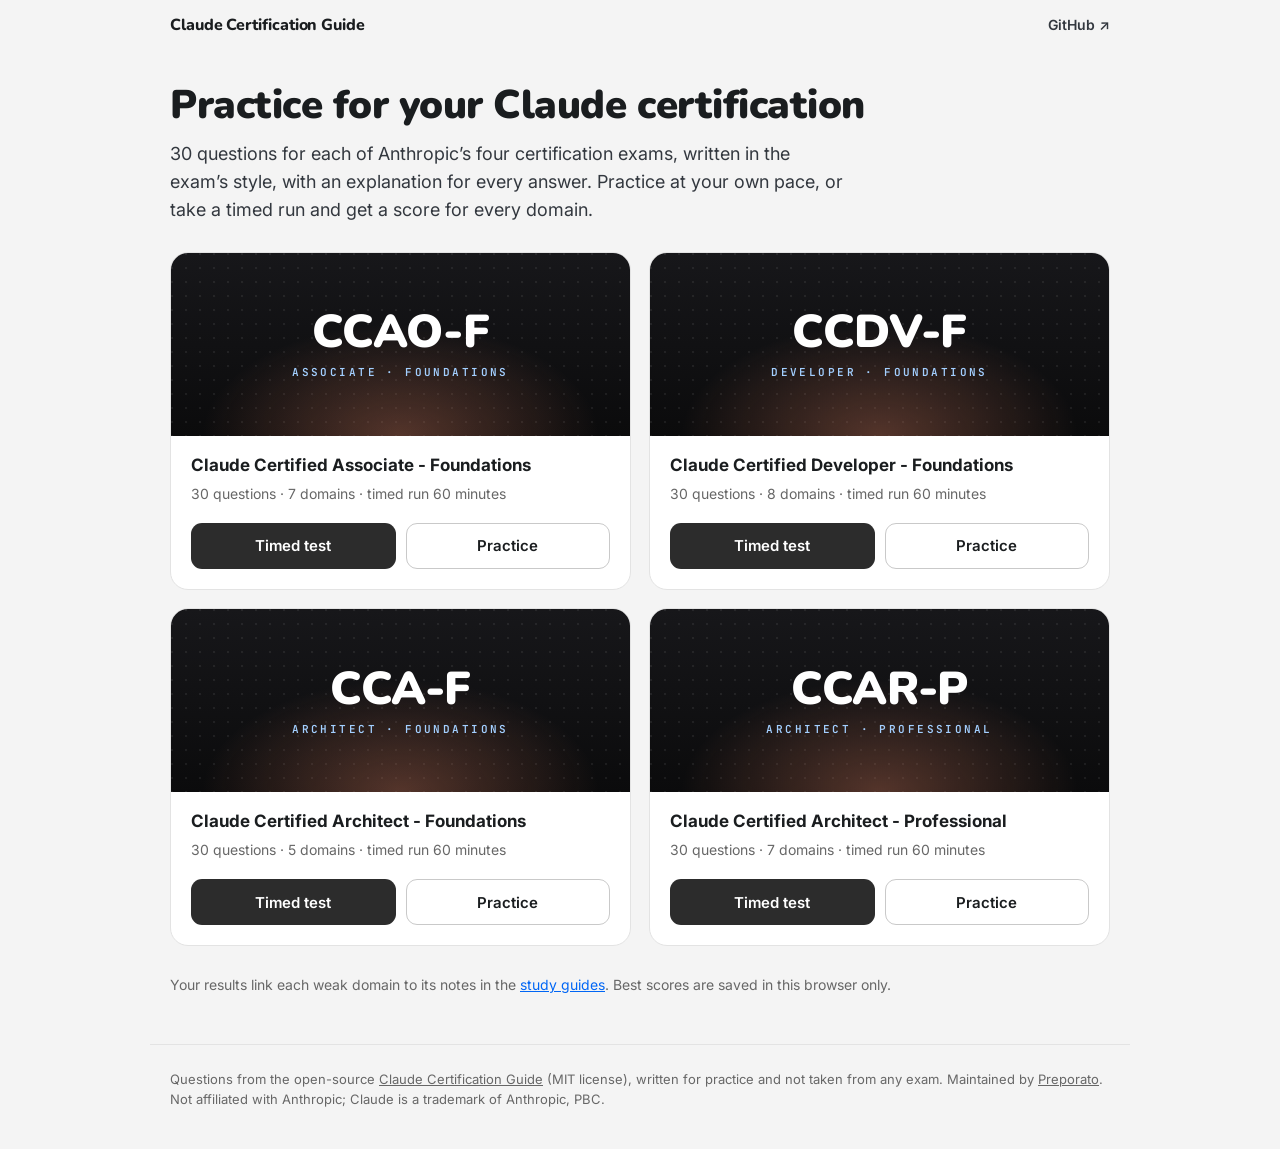
<file: docs/index.html>
<!doctype html>
<html lang="en">
<head>
<meta charset="utf-8">
<meta name="viewport" content="width=device-width, initial-scale=1, viewport-fit=cover">
<title>Claude certification practice test: CCAO-F, CCDV-F, CCA-F, CCAR-P</title>
<meta name="description" content="Practice questions for the four Anthropic Claude certifications, with explanations and a score for every exam domain. From the open-source Claude Certification Guide.">
<meta name="robots" content="noindex">
<meta name="color-scheme" content="light dark">
<link rel="preconnect" href="https://fonts.googleapis.com">
<link rel="preconnect" href="https://fonts.gstatic.com" crossorigin>
<link rel="stylesheet" href="https://fonts.googleapis.com/css2?family=Inter:wght@400;500;600;700&family=JetBrains+Mono:wght@500;600&family=Nunito:wght@700;800;900&display=swap">
<style>
:root {
  --paper: #F4F4F4; --card: #FFFFFF; --ink: #1A1D1F; --graphite: #33383F; --slate: #676767; --line: #E3E3E3; --line-strong: #C9C9C9;
  --blue: #2A85FF; --blue-deep: #0066F5; --blue-tint: #E8F3FF;
  --cta: #2C2C2C; --cta-hover: #000000; --cta-text: #FFFFFF;
  --ok: #2F7A3A; --ok-line: #83BF6E; --ok-tint: #EAFAE4;
  --bad: #B42318; --bad-line: #FF6A55; --bad-tint: #FFECE8;
  --flag: #FF6A55; --glow: #CC785C;
  --round: Nunito, ui-rounded, "SF Pro Rounded", system-ui, sans-serif;
  --sans: Inter, system-ui, -apple-system, "Segoe UI", Roboto, sans-serif;
  --mono: "JetBrains Mono", ui-monospace, SFMono-Regular, Menlo, Consolas, monospace;
}
@media (prefers-color-scheme: dark) {
  :root {
    --paper: #101010; --card: #191919; --ink: #F1F1F1; --graphite: #D9D9D9; --slate: #A3A3A3; --line: #2C2C2E; --line-strong: #444448;
    --blue-tint: #0F2440; --cta: #F1F1F1; --cta-hover: #FFFFFF; --cta-text: #101010;
    --ok: #7DD27F; --ok-tint: #11291A; --bad: #FF8A7A; --bad-tint: #36160F;
  }
}
* { box-sizing: border-box; }
html { -webkit-text-size-adjust: 100%; }
body { margin: 0; background: var(--paper); color: var(--ink); font: 16px/1.55 var(--sans); }
a { color: var(--blue-deep); }
@media (prefers-color-scheme: dark) { a { color: #6FB0FF; } }
code { font-family: var(--mono); font-size: .86em; background: color-mix(in srgb, var(--ink) 7%, transparent); padding: .08em .35em; border-radius: 5px; overflow-wrap: anywhere; }
:focus-visible { outline: 3px solid var(--blue); outline-offset: 2px; }
.sr-only { position: absolute; width: 1px; height: 1px; margin: -1px; overflow: hidden; clip: rect(0 0 0 0); white-space: nowrap; border: 0; }

.top { display: flex; align-items: center; justify-content: space-between; gap: 16px; max-width: 980px; margin: 0 auto; padding: 16px 20px; }
.brand { font: 800 16px/1.2 var(--round); color: var(--ink); text-decoration: none; letter-spacing: -.005em; }
.top-link { font: 600 14px/1.2 var(--sans); color: var(--graphite); text-decoration: none; white-space: nowrap; }
.top-link:hover, .brand:hover { color: var(--blue-deep); }
@media (max-width: 480px) { .top-link .long { display: none; } }
main { max-width: 980px; margin: 0 auto; padding: 8px 20px 48px; }
.narrow { max-width: 760px; margin: 0 auto; }
footer { max-width: 980px; margin: 0 auto; padding: 24px 20px 40px; color: var(--slate); font-size: 13px; border-top: 1px solid var(--line); }
footer a { color: inherit; }

h1 { font: 900 clamp(28px, 5vw, 40px)/1.12 var(--round); letter-spacing: -.012em; margin: 24px 0 12px; }
.lead { font-size: 18px; color: var(--graphite); max-width: 680px; margin: 0 0 28px; }
.note { color: var(--slate); font-size: 14px; margin: 28px 0 0; }

.grid { display: grid; grid-template-columns: 1fr; gap: 18px; }
@media (min-width: 680px) { .grid { grid-template-columns: 1fr 1fr; } }
.card { background: var(--card); border: 1px solid var(--line); border-radius: 18px; overflow: hidden; display: flex; flex-direction: column; }
.cover { position: relative; aspect-ratio: 16 / 6.4; display: flex; flex-direction: column; align-items: center; justify-content: center; color: #fff; background:
  radial-gradient(60% 85% at 50% 100%, color-mix(in srgb, var(--glow) 38%, transparent), transparent 72%),
  radial-gradient(circle at 1px 1px, rgba(255,255,255,.07) 1px, transparent 1.6px) 0 0 / 14px 14px,
  linear-gradient(#17171A, #0B0B0C); }
.cover b { font: 900 clamp(34px, 6vw, 46px)/1 var(--round); letter-spacing: -.01em; }
.cover span { margin-top: 10px; font: 600 11px/1.3 var(--mono); letter-spacing: .22em; text-transform: uppercase; color: #A3CFFF; }
.card-body { padding: 18px 20px 20px; display: flex; flex-direction: column; gap: 6px; flex: 1; }
.card h2 { font: 700 17px/1.35 var(--sans); margin: 0; }
.meta { margin: 0; color: var(--slate); font-size: 14px; }
.best { margin: 2px 0 0; font: 700 13px/1.4 var(--round); color: var(--ok); }
.row { display: flex; flex-wrap: wrap; gap: 10px; margin-top: auto; padding-top: 12px; }

.btn { appearance: none; border: 0; border-radius: 11px; min-height: 46px; padding: 0 18px; font: 600 15px/1 var(--sans); cursor: pointer; display: inline-flex; align-items: center; justify-content: center; gap: 8px; text-decoration: none; transition: background-color .15s, border-color .15s, color .15s; }
.btn-dark { background: var(--cta); color: var(--cta-text); }
.btn-dark:hover { background: var(--cta-hover); }
.btn-ghost { background: transparent; color: var(--ink); border: 1.5px solid var(--line-strong); }
.btn-ghost:hover { border-color: var(--graphite); }
.btn[disabled] { opacity: .4; cursor: not-allowed; }
.btn-grow { flex: 1 1 160px; }

.qhead { display: flex; align-items: center; justify-content: space-between; gap: 12px; margin: 12px 0 10px; font: 700 14px/1.2 var(--round); color: var(--graphite); }
.qhead .mode { color: var(--slate); font-weight: 700; }
.timer { font: 600 15px/1 var(--mono); padding: 7px 10px; border-radius: 8px; background: var(--card); border: 1px solid var(--line); }
.timer.low { color: var(--bad); border-color: var(--bad-line); }
.bar { height: 6px; border-radius: 3px; background: var(--line); overflow: hidden; }
.bar > i { display: block; height: 100%; background: var(--blue); border-radius: 3px; }
.scenario { margin: 22px 0 0; background: var(--card); border: 1px solid var(--line); border-radius: 12px; padding: 14px 16px; }
.scenario summary { cursor: pointer; font: 800 14px/1.35 var(--round); }
.scenario p { margin: 8px 0 0; color: var(--graphite); font-size: 15px; }
.qlabel { margin: 26px 0 6px; font: 700 13px/1.4 var(--round); color: var(--slate); }
.qlabel b { color: var(--ink); }
.stem { font-size: 18px; line-height: 1.55; margin: 0 0 6px; font-weight: 500; }
pre { background: #0B0B0C; color: #E9E9E9; font: 500 13px/1.55 var(--mono); padding: 14px 16px; border-radius: 12px; overflow: auto; margin: 14px 0 6px; }
.hint { font: 700 13px/1.4 var(--round); color: var(--blue-deep); margin: 10px 0 0; }
@media (prefers-color-scheme: dark) { .hint { color: #6FB0FF; } }
.opts { border: 0; margin: 14px 0 0; padding: 0; display: grid; gap: 10px; }
.opt { position: relative; display: grid; grid-template-columns: 30px 1fr; gap: 12px; align-items: start; padding: 13px 15px; background: var(--card); border: 1.5px solid var(--line); border-radius: 13px; cursor: pointer; transition: border-color .12s, background-color .12s; }
.opt:hover { border-color: var(--line-strong); }
.opt input { position: absolute; opacity: 0; pointer-events: none; }
.opt:focus-within { outline: 3px solid var(--blue); outline-offset: 2px; }
.let { width: 30px; height: 30px; border-radius: 50%; border: 1.5px solid var(--line-strong); display: grid; place-items: center; font: 800 14px/1 var(--round); color: var(--graphite); }
.multi .let { border-radius: 8px; }
.txt { padding-top: 4px; }
.opt.sel { border-color: var(--blue); background: var(--blue-tint); }
.opt.sel .let { background: var(--blue); border-color: var(--blue); color: #fff; }
.opt.right { border-color: var(--ok-line); background: var(--ok-tint); }
.opt.right .let { background: var(--ok-line); border-color: var(--ok-line); color: #10240F; }
.opt.wrong { border-color: var(--bad-line); background: var(--bad-tint); }
.opt.wrong .let { background: var(--bad-line); border-color: var(--bad-line); color: #fff; }
.opt.locked { cursor: default; }
.feedback { margin: 18px 0 0; background: var(--card); border: 1px solid var(--line); border-radius: 14px; padding: 16px 18px; }
.feedback h3 { margin: 0 0 6px; font: 800 16px/1.3 var(--round); }
.feedback h3.ok { color: var(--ok); }
.feedback h3.bad { color: var(--bad); }
.feedback p { margin: 0; color: var(--graphite); }
.actions { display: flex; flex-wrap: wrap; gap: 10px; margin: 22px 0 0; }
.nav { margin: 26px 0 0; padding: 16px; background: var(--card); border: 1px solid var(--line); border-radius: 14px; }
.nav p { margin: 0 0 10px; font: 700 13px/1.4 var(--round); color: var(--slate); }
.dots { display: grid; grid-template-columns: repeat(auto-fill, minmax(38px, 1fr)); gap: 6px; }
.dot { position: relative; height: 38px; border-radius: 9px; border: 1.5px solid var(--line-strong); background: transparent; color: var(--graphite); font: 700 13px/1 var(--round); cursor: pointer; }
.dot.done { background: var(--graphite); border-color: var(--graphite); color: var(--card); }
.dot.cur { border-color: var(--blue); box-shadow: 0 0 0 2px var(--blue) inset; }
.dot.flagged::after { content: ""; position: absolute; top: 4px; right: 4px; width: 7px; height: 7px; border-radius: 50%; background: var(--flag); }

.score { font: 900 clamp(44px, 9vw, 64px)/1 var(--round); letter-spacing: -.02em; margin: 18px 0 4px; }
.score small { font-size: .42em; color: var(--slate); font-weight: 800; margin-left: 6px; letter-spacing: 0; }
.sub { color: var(--graphite); margin: 0 0 4px; }
.fine { color: var(--slate); font-size: 14px; margin: 0; }
.panel { margin: 24px 0 0; background: var(--card); border: 1px solid var(--line); border-radius: 16px; padding: 18px 18px 8px; }
.panel h2 { font: 800 17px/1.3 var(--round); margin: 0 0 12px; }
.drow { display: grid; grid-template-columns: 1fr auto; gap: 4px 12px; padding: 10px 0; border-top: 1px solid var(--line); }
.drow:first-of-type { border-top: 0; }
.dname { font-weight: 600; font-size: 15px; }
.dnum { font: 700 14px/1.4 var(--round); color: var(--graphite); text-align: right; }
.drow .bar { grid-column: 1 / -1; height: 8px; }
.drow .bar > i.good { background: var(--ok-line); }
.drow .bar > i.weak { background: var(--bad-line); }
.dmeta { grid-column: 1 / -1; font-size: 13px; color: var(--slate); }
.cta { margin: 24px 0 0; border-radius: 18px; overflow: hidden; color: #fff; padding: 24px 22px; background:
  radial-gradient(70% 120% at 85% 110%, color-mix(in srgb, var(--glow) 42%, transparent), transparent 70%),
  radial-gradient(circle at 1px 1px, rgba(255,255,255,.07) 1px, transparent 1.6px) 0 0 / 14px 14px,
  linear-gradient(#17171A, #0B0B0C); }
.cta h2 { font: 900 22px/1.2 var(--round); margin: 0 0 8px; }
.cta p { margin: 0 0 16px; color: #D6D6D6; max-width: 560px; }
.cta .btn { background: #fff; color: #101010; }
.cta .btn:hover { background: #EDEDED; }
.review { margin: 24px 0 0; }
.review-head { display: flex; align-items: center; justify-content: space-between; gap: 12px; flex-wrap: wrap; }
.review-head h2 { font: 800 17px/1.3 var(--round); margin: 0; }
.toggle { font-size: 14px; color: var(--graphite); display: inline-flex; gap: 8px; align-items: center; cursor: pointer; }
.item { margin: 10px 0 0; background: var(--card); border: 1px solid var(--line); border-radius: 13px; }
.item summary { list-style: none; cursor: pointer; padding: 13px 15px; display: grid; grid-template-columns: 26px 1fr; gap: 10px; align-items: start; }
.item summary::-webkit-details-marker { display: none; }
.mark { width: 26px; height: 26px; border-radius: 50%; display: grid; place-items: center; font: 900 13px/1 var(--round); }
.mark.ok { background: var(--ok-tint); color: var(--ok); }
.mark.bad { background: var(--bad-tint); color: var(--bad); }
.item .q { font-size: 15px; }
.item .body { padding: 0 15px 15px 51px; }
.item .opts { margin-top: 4px; }
.item .opt { cursor: default; padding: 10px 12px; }
.item .exp { margin: 12px 0 0; color: var(--graphite); }
.yours { font: 700 13px/1.4 var(--round); color: var(--slate); margin: 0 0 8px; }
@media (max-width: 520px) {
  .item .body { padding-left: 15px; }
  .stem { font-size: 17px; }
}
@media (prefers-reduced-motion: reduce) { * { transition: none !important; } }
</style>
</head>
<body>
<header class="top">
  <a class="brand" href="./">Claude Certification Guide</a>
  <a class="top-link" id="top-link" href="https://github.com/preporato/claude-certification-guide">GitHub</a>
</header>
<main id="app" aria-live="polite"></main>
<footer>
  Questions from the open-source <a href="https://github.com/preporato/claude-certification-guide">Claude Certification Guide</a> (MIT license), written for practice and not taken from any exam.
  Maintained by <a href="https://preporato.com">Preporato</a>. Not affiliated with Anthropic; Claude is a trademark of Anthropic, PBC.
</footer>
<script id="banks" type="application/json">[{"id":"ccao-f","code":"CCAO-F","name":"Claude Certified Associate - Foundations","certPage":"https://preporato.com/certificates/claude-certified-associate-foundations","guide":"https://github.com/preporato/claude-certification-guide/blob/main/ccao-f/guide.md","exam":{"questions":60,"minutes":120},"minutes":60,"domains":[{"id":"d1","name":"Output Evaluation and Validation","weight":21,"guide":"https://github.com/preporato/claude-certification-guide/blob/main/ccao-f/guide.md#domain-1-output-evaluation--validation-21"},{"id":"d2","name":"Workflow Integration and Solution Design","weight":16,"guide":"https://github.com/preporato/claude-certification-guide/blob/main/ccao-f/guide.md#domain-2-workflow-integration--solution-design-16"},{"id":"d3","name":"Governance, Risk, and Responsible Use","weight":15,"guide":"https://github.com/preporato/claude-certification-guide/blob/main/ccao-f/guide.md#domain-3-governance-risk--responsible-use-15"},{"id":"d4","name":"Prompting and Task Execution","weight":14,"guide":"https://github.com/preporato/claude-certification-guide/blob/main/ccao-f/guide.md#domain-4-prompting--task-execution-14"},{"id":"d5","name":"Product and Model Selection","weight":12,"guide":"https://github.com/preporato/claude-certification-guide/blob/main/ccao-f/guide.md#domain-5-product--model-selection-12"},{"id":"d6","name":"Configuration and Knowledge Management","weight":12,"guide":"https://github.com/preporato/claude-certification-guide/blob/main/ccao-f/guide.md#domain-6-configuration--knowledge-management-12"},{"id":"d7","name":"Troubleshooting and Optimization","weight":10,"guide":"https://github.com/preporato/claude-certification-guide/blob/main/ccao-f/guide.md#domain-7-troubleshooting--optimization-10"}],"scenarios":[],"questions":[{"n":1,"domain":"d1","scenario":null,"stem":"Claude summarized a 30-page vendor contract you attached and wrote: 'The contract auto-renews for 24 months unless cancelled 90 days before expiry.' This line is going into an email to your director. What is the most efficient way to check it?","code":null,"options":[{"letter":"A","text":"Ask Claude to quote the exact clause and give its section number, then read that clause in the contract yourself"},{"letter":"B","text":"Ask Claude whether it's sure"},{"letter":"C","text":"Regenerate the summary and see whether the line comes back the same"},{"letter":"D","text":"Send it as is, because the contract was attached"}],"answer":["A"],"explanation":"A grounded claim can point to its evidence, so asking for the clause and reading it yourself is fast and conclusive (A). Asking for reassurance (B) gets a fluent answer either way. Consistency across regenerations (C) doesn't prove accuracy. An attached source (D) lowers the risk of errors without removing it, and this line describes a contract commitment."},{"n":2,"domain":"d1","scenario":null,"stem":"Claude drafted a job ad for a software engineer that uses phrases like 'young, energetic team' and 'digital native.' What is the issue, and what should you do?","code":null,"options":[{"letter":"A","text":"Nothing; these phrases are standard in job ads"},{"letter":"B","text":"The wording signals an age preference, which can discourage qualified applicants and create legal risk; ask for inclusive wording and check it against your hiring policy"},{"letter":"C","text":"The ad is too long; ask for a shorter version"},{"letter":"D","text":"The tone is too casual for a job ad; ask for a formal rewrite"}],"answer":["B"],"explanation":"Evaluating output covers bias as well as factual errors, and age-coded language in a job ad is a real fairness and compliance problem (B). D and C change the style and keep the biased phrases. A confuses a common phrase with an acceptable one."},{"n":3,"domain":"d1","scenario":null,"stem":"Claude built a pricing comparison table with totals calculated from 40 line items you pasted in. The table is going into a client proposal. What validation is needed?","code":null,"options":[{"letter":"A","text":"Round the totals so small differences don't matter"},{"letter":"B","text":"Nothing, because you supplied the numbers"},{"letter":"C","text":"Recompute the totals independently, for example in a spreadsheet, before the proposal goes out"},{"letter":"D","text":"Ask Claude to double-check its math in the same chat"}],"answer":["C"],"explanation":"Precise arithmetic over many figures is a weak fit to accept unchecked, and a client-facing proposal makes the numbers consequential, so they get verified independently (C). The same process checking itself (D) isn't an independent check. Correct inputs (B) don't guarantee correct sums. Rounding (A) hides errors."},{"n":4,"domain":"d1","scenario":null,"stem":"Claude wrote a market summary with no sources attached. Which TWO details are hallucination red flags? (Select TWO)","code":null,"options":[{"letter":"A","text":"'According to a 2025 McKinsey survey, 73% of retailers plan to...' with no link or attached source"},{"letter":"B","text":"A general explanation of what market share means"},{"letter":"C","text":"A precise figure for next quarter's market size, stated as fact"},{"letter":"D","text":"A note that Claude can't see your internal sales data"},{"letter":"E","text":"A suggestion to verify the figures before publishing"}],"answer":["A","C"],"explanation":"A named study with a precise statistic and no source (A), and a confident, specific figure about the future (C), fit the red-flag profile: precision and authority without grounding. A general definition (B) is low risk, and E and D are signs of honest, calibrated output."},{"n":5,"domain":"d1","scenario":null,"stem":"Claude summarized a customer interview and wrote: 'The customer is frustrated with onboarding and plans to cancel.' The transcript mentions onboarding friction but says nothing about cancelling. What is the problem?","code":null,"options":[{"letter":"A","text":"Nothing; it's a reasonable reading of the frustration"},{"letter":"B","text":"The summary is too short"},{"letter":"C","text":"The summary needs a more formal tone"},{"letter":"D","text":"An unsupported inference is presented as fact; edit the line to what the transcript supports, or label it clearly as an interpretation"}],"answer":["D"],"explanation":"Details beyond the source are a hallucination red flag, and a cancellation claim could trigger real business decisions, so the output has to match its evidence (D). A plausible reading (A) still isn't supported by the transcript. B and C are style issues."},{"n":6,"domain":"d1","scenario":null,"stem":"Research mode returns a summary of a new data regulation with eight cited sources. Your compliance team will base a plan on it. Which TWO steps are needed before anyone uses it? (Select TWO)","code":null,"options":[{"letter":"A","text":"Ask Claude to rate the reliability of each source"},{"letter":"B","text":"Have the compliance owner review the conclusions before the plan is built on them"},{"letter":"C","text":"Open the cited sources and confirm that each key claim matches what the source says, and that the sources are current and authoritative"},{"letter":"D","text":"Run research mode again and keep the claims that appear twice"},{"letter":"E","text":"Nothing; the citations prove the summary is accurate"}],"answer":["B","C"],"explanation":"Citations make claims checkable, which helps only if someone checks them (C), and regulatory content goes through a qualified reviewer (B). Citations alone (E) don't prove the summary represents its sources correctly. Repeated claims (D) show consistency, which isn't accuracy. Claude grading its own sources (A) is no independent check."},{"n":7,"domain":"d2","scenario":null,"stem":"Your manager wants to roll Claude out to all 200 employees next week for every kind of task. What do you recommend?","code":null,"options":[{"letter":"A","text":"Let each employee figure it out without guidance"},{"letter":"B","text":"Roll it out to everyone at once to build momentum"},{"letter":"C","text":"Pilot one or two well-defined workflows with a small group, measure before and after (time spent, error rate), then expand"},{"letter":"D","text":"Wait until AI tools stop making mistakes"}],"answer":["C"],"explanation":"A measured pilot shows the real value and the limits on a small scale before the whole company depends on it (C). A big-bang rollout (B) spreads untested habits everywhere at once. D waits for something that won't happen. A produces uneven quality and no evidence."},{"n":8,"domain":"d2","scenario":null,"stem":"Which TWO tasks are strong fits for Claude in a marketing team's workflow? (Select TWO)","code":null,"options":[{"letter":"A","text":"Turning a webinar transcript into a blog draft and three social posts"},{"letter":"B","text":"Deciding which agency gets a $200,000 contract"},{"letter":"C","text":"Reconciling 5,000 ad-spend transactions with no independent check"},{"letter":"D","text":"Reporting a competitor's announcement from yesterday, from memory"},{"letter":"E","text":"Drafting five subject-line variants for an A/B test"}],"answer":["A","E"],"explanation":"Drafting variants (E) and repurposing content across channels (A) are classic strong fits, with a person reviewing the output. A spending decision (B) needs human accountability, precise reconciliation at volume (C) belongs in a spreadsheet or finance system, and yesterday's news (D) is beyond the model's knowledge unless research mode grounds it."},{"n":9,"domain":"d2","scenario":null,"stem":"You're presenting a Claude pilot to leadership. Which framing is most appropriate?","code":null,"options":[{"letter":"A","text":"'Meeting summaries now take 10 minutes instead of 45. The meeting owner still reviews each one, because outputs can contain errors.'"},{"letter":"B","text":"'Claude eliminates errors from our summaries.'"},{"letter":"C","text":"'Claude will replace the operations team.'"},{"letter":"D","text":"'The benefits can't really be measured.'"}],"answer":["A"],"explanation":"Good stakeholder communication pairs a concrete, measured benefit with an honest limitation (A). B promises something no probabilistic system delivers. C overstates the role and invites resistance. D gives leadership nothing to decide with."},{"n":10,"domain":"d2","scenario":null,"stem":"A colleague opens Claude and types 'help me with the Q3 board deck.' The results are unfocused. What should be defined before prompting?","code":null,"options":[{"letter":"A","text":"The slide color scheme"},{"letter":"B","text":"Nothing; Claude should infer it"},{"letter":"C","text":"Which model to use"},{"letter":"D","text":"The deliverable, the audience, the source material and what a good result looks like"}],"answer":["D"],"explanation":"Solution design starts from the task: what you need, for whom, from which sources, and how you'll judge it (D). Model choice (C) comes later and won't rescue an undefined task. Claude can't infer goals nobody has stated (B). Colors (A) are a detail of the deliverable."},{"n":11,"domain":"d2","scenario":null,"stem":"A legal team handles NDAs in five steps: intake, first-pass review against the team's playbook, negotiation, approval and signature. Where does Claude add the most value with the right safeguards?","code":null,"options":[{"letter":"A","text":"Signing on the company's behalf"},{"letter":"B","text":"First-pass review: compare each NDA to the playbook and flag deviations for a lawyer to decide on"},{"letter":"C","text":"Final approval"},{"letter":"D","text":"Negotiating directly with the other party, unsupervised"}],"answer":["B"],"explanation":"Claude fits the draft-and-analyze stage, with a qualified person keeping the decision (B). Approval (C), signature (A) and unsupervised negotiation (D) would put legal accountability on a tool."},{"n":12,"domain":"d3","scenario":null,"stem":"You want Claude to summarize an internal incident report that contains customers' names and email addresses. Your company's AI policy allows internal documents and prohibits customer personal data. What do you do?","code":null,"options":[{"letter":"A","text":"Paste it in and ask Claude to ignore the names"},{"letter":"B","text":"Paste it in, because it's an internal document"},{"letter":"C","text":"Use the most capable model so the data stays safe"},{"letter":"D","text":"Remove or anonymize the customer details first (the summary doesn't need them), then summarize"}],"answer":["D"],"explanation":"Check the policy before pasting: the report is allowed, the customer data isn't, and the task works without it (D). Being internal (B) doesn't change the personal-data rule. Model choice (C) has nothing to do with data handling. Asking Claude to ignore data (A) comes after you've already shared it."},{"n":13,"domain":"d3","scenario":null,"stem":"A sales rep wants to upload a prospect's RFP, marked confidential, so Claude can help draft the response. Your AI policy says nothing about third-party confidential documents. What is the best action?","code":null,"options":[{"letter":"A","text":"Ask the policy owner or legal before uploading, and treat the document as sensitive until there's an answer"},{"letter":"B","text":"Upload only the pages that look less sensitive"},{"letter":"C","text":"Upload it, since the policy doesn't forbid it"},{"letter":"D","text":"Rewrite the RFP from memory and upload that"}],"answer":["A"],"explanation":"When the policy doesn't cover a case, escalate to the policy owner and stay on the cautious side in the meantime (A). Silence in the policy (C) doesn't amount to approval. Partial uploads (B) and paraphrasing from memory (D) still share confidential content, and the rewrite adds errors."},{"n":14,"domain":"d3","scenario":null,"stem":"Your organization requires disclosure when AI helps produce external content. You drafted a customer newsletter with Claude and then edited it heavily. What applies?","code":null,"options":[{"letter":"A","text":"Disclose only if a customer asks"},{"letter":"B","text":"Follow the disclosure rule as written, because your edits don't change how the draft was produced"},{"letter":"C","text":"Describe the newsletter as written and fact-checked without AI"},{"letter":"D","text":"Skip disclosure, because your edits make it your own work"}],"answer":["B"],"explanation":"Transparency rules apply as written (B). Editing (D) doesn't remove the requirement, disclosure on request (A) isn't what the policy says, and C misrepresents how the work was made."},{"n":15,"domain":"d3","scenario":null,"stem":"Which TWO uses make Claude the decision-maker in a situation where a qualified person must own the call? (Select TWO)","code":null,"options":[{"letter":"A","text":"Brainstorming names for a team offsite"},{"letter":"B","text":"Using Claude's ranking alone to decide which employees are laid off"},{"letter":"C","text":"Drafting three versions of an internal FAQ for a manager to choose from"},{"letter":"D","text":"Sending Claude's answer about a customer's legal rights to the customer without legal review"},{"letter":"E","text":"Summarizing your own meeting notes"}],"answer":["B","D"],"explanation":"Decisions that affect people's livelihoods (B) or legal standing (D) need a qualified human to own them, however good the draft looks. C, A and E are drafting and organizing work where a person still chooses what to use."},{"n":16,"domain":"d3","scenario":null,"stem":"A financial advisory firm uses Claude to draft client emails that explain investment options. Which control is essential?","code":null,"options":[{"letter":"A","text":"Using the most capable model"},{"letter":"B","text":"A disclaimer at the bottom of every email, with no review"},{"letter":"C","text":"Compliance review of client-facing investment content before it's sent, including a check of every figure"},{"letter":"D","text":"Sending the drafts faster to improve service"}],"answer":["C"],"explanation":"Investment explanations are regulated advice, so qualified review comes before sending (C). A stronger model (A) doesn't change who is accountable. A disclaimer (B) can't replace the review that regulation requires. Speed (D) is beside the point."},{"n":17,"domain":"d4","scenario":null,"stem":"Your prompt 'Write an email about the new expense tool' produced something generic. Which TWO additions would improve it most? (Select TWO)","code":null,"options":[{"letter":"A","text":"The tool's key facts, attached or pasted in: launch date, how to get access, where to get help"},{"letter":"B","text":"A switch to the most capable model"},{"letter":"C","text":"A request for ten versions"},{"letter":"D","text":"Who the email is for and what it should get them to do"},{"letter":"E","text":"'Make it amazing'"}],"answer":["A","D"],"explanation":"Generic output comes from missing context, and the audience and goal (D) and the source material (A) are two of the five parts of a complete business prompt. Enthusiasm (E) adds no information. More versions (C) of an underspecified email are more generic emails. A stronger model (B) still can't know facts you didn't give it."},{"n":18,"domain":"d4","scenario":null,"stem":"You need a 20-page market analysis with competitor profiles, a pricing comparison and recommendations. One big prompt produced a shallow result. What is the best approach?","code":null,"options":[{"letter":"A","text":"Rewrite the single prompt with every requirement in capitals"},{"letter":"B","text":"Break it into steps: agree on an outline, draft each section from its sources, then do a final pass for consistency and tone"},{"letter":"C","text":"Regenerate until a deeper version appears"},{"letter":"D","text":"Ask for 'much more detail'"}],"answer":["B"],"explanation":"Multi-part deliverables work better as a sequence of smaller steps you can check (B). D and A keep the one-giant-prompt problem. C is regenerate-and-hope."},{"n":19,"domain":"d4","scenario":null,"stem":"Claude's first draft of a customer apology is too long and too formal. Which follow-up works best?","code":null,"options":[{"letter":"A","text":"Regenerate the response"},{"letter":"B","text":"Start a new chat with the same prompt"},{"letter":"C","text":"'Cut this to about 120 words, make the tone warmer and more direct, keep the refund details, and apologize in the first sentence.'"},{"letter":"D","text":"'Make it better.'"}],"answer":["C"],"explanation":"Specific feedback gives Claude concrete changes to make (C). D gives it nothing to act on, and A and B roll the dice again on an unchanged request."},{"n":20,"domain":"d4","scenario":null,"stem":"You want campaign ideas for a product launch. Which prompting strategy fits brainstorming?","code":null,"options":[{"letter":"A","text":"Give no context, so Claude is unconstrained"},{"letter":"B","text":"Ask for ideas with final budgets attached"},{"letter":"C","text":"Ask for the single best idea"},{"letter":"D","text":"Ask for many varied ideas first (say, 20 across different angles), then evaluate and narrow them with your criteria in a follow-up"}],"answer":["D"],"explanation":"Brainstorming works best as volume and variety first, then judgment (D). Asking for one best idea (C) skips the exploration. Budgets (B) belong to a later planning step. With no context (A), the ideas won't fit your product or audience."},{"n":21,"domain":"d5","scenario":null,"stem":"You need a project timeline that you'll revise with Claude over several rounds and then share with your team. Which output format fits?","code":null,"options":[{"letter":"A","text":"An Artifact: a standalone deliverable in its own panel that you can refine and share"},{"letter":"B","text":"A screenshot of the chat"},{"letter":"C","text":"Research mode"},{"letter":"D","text":"A plain chat reply you copy out each time"}],"answer":["A"],"explanation":"Artifacts are made for standalone deliverables you'll iterate on and share (A). Chat replies (D) suit quick answers. Research mode (C) finds current sources. A screenshot (B) can't be edited."},{"n":22,"domain":"d5","scenario":null,"stem":"Which TWO tasks justify Opus over Sonnet? (Select TWO)","code":null,"options":[{"letter":"A","text":"Summarizing a short meeting"},{"letter":"B","text":"A strategy recommendation that synthesizes six long reports, where an error would be expensive"},{"letter":"C","text":"Writing a two-line reply to a colleague"},{"letter":"D","text":"Working out how obligations interact across five related contracts before a high-stakes negotiation"},{"letter":"E","text":"Reformatting a list of 30 names into a table"}],"answer":["B","D"],"explanation":"Opus is for complex, high-stakes reasoning across a lot of material (B, D). Sonnet is the everyday default, and quick, simple tasks like E, C and A suit Sonnet or Haiku."},{"n":23,"domain":"d5","scenario":null,"stem":"You need to sort 400 short customer comments into five well-defined themes today. Speed matters more than nuance. Which approach fits?","code":null,"options":[{"letter":"A","text":"Haiku with the five themes clearly defined, followed by a spot-check of a sample"},{"letter":"B","text":"One comment per chat, so each gets full attention"},{"letter":"C","text":"Opus for maximum quality on every comment"},{"letter":"D","text":"Research mode"}],"answer":["A"],"explanation":"Quick, well-defined tasks at volume are Haiku's case, and a sample check keeps the quality honest (A). Opus (C) spends time and cost on a task that doesn't need deep reasoning. Research mode (D) searches for current sources, which this task doesn't need. B wastes hours."},{"n":24,"domain":"d5","scenario":null,"stem":"A long chat about a proposal has become slow, and Claude has started mixing up details from early drafts with the current version. What is the best move?","code":null,"options":[{"letter":"A","text":"Switch to Haiku for speed"},{"letter":"B","text":"Paste the entire chat history into a new chat"},{"letter":"C","text":"Start a new chat with a short summary of the current decisions and the latest draft, and keep reference documents in Project knowledge"},{"letter":"D","text":"Keep going and correct each mistake as it appears"}],"answer":["C"],"explanation":"Restart, summarize and persist is the fix for an overloaded chat: a fresh context with only what matters (C). D keeps the overload, B moves it to a new chat, and A changes speed without fixing the mix-ups."},{"n":25,"domain":"d6","scenario":null,"stem":"In a team Project, where should each of these go: (1) 'Always write in British English and use our headline format'; (2) the 40-page brand guidelines PDF; (3) the brief for this week's campaign?","code":null,"options":[{"letter":"A","text":"(1) The chat prompt, (2) the chat prompt, (3) Project knowledge"},{"letter":"B","text":"(1) Project instructions, (2) the chat prompt, (3) Project knowledge"},{"letter":"C","text":"(1) Project knowledge, (2) Project instructions, (3) Project instructions"},{"letter":"D","text":"(1) Project instructions, (2) Project knowledge, (3) the chat prompt"}],"answer":["D"],"explanation":"Standing rules go in instructions, reference documents go in knowledge, and details for one task go in the chat (D). C swaps rules and documents and makes a one-week brief permanent. A retypes standing rules every time. B re-uploads the guidelines in every chat and stores a temporary brief permanently."},{"n":26,"domain":"d6","scenario":null,"stem":"Your weekly report draws on a Google Doc of sales notes that the team updates daily. You've been uploading a copy every Monday, and sometimes it's out of date. What is the better setup?","code":null,"options":[{"letter":"A","text":"Copy the notes into the Project instructions"},{"letter":"B","text":"Connect Google Drive so Claude reads the current version of the document"},{"letter":"C","text":"Upload a copy twice a week"},{"letter":"D","text":"Paste the notes from memory"}],"answer":["B"],"explanation":"Connectors suit material that lives in another tool and changes often, so Claude reads the current version (B). More frequent uploads (C) shrink the gap without closing it. Memory (D) adds errors. Instructions (A) hold standing rules, and pasted notes there go stale just as fast."},{"n":27,"domain":"d6","scenario":null,"stem":"A Project keeps quoting last year's prices. Both the 2025 and the 2026 price sheets are in Project knowledge. What fixes this?","code":null,"options":[{"letter":"A","text":"Remove or replace the outdated price sheet, and if both must stay, state in the instructions which one is current"},{"letter":"B","text":"Use research mode for prices"},{"letter":"C","text":"Correct Claude in every chat"},{"letter":"D","text":"Switch to Opus"}],"answer":["A"],"explanation":"Stale knowledge produces confidently outdated answers, so the fix is maintaining the knowledge itself (A). Correcting every chat (C) never ends. A stronger model (D) still reads both sheets. Your prices are internal, so searching for them (B) won't find the right ones."},{"n":28,"domain":"d7","scenario":null,"stem":"You asked for 'a table comparing vendors,' and each time the columns come out different. What is the most effective fix?","code":null,"options":[{"letter":"A","text":"Ask for 'a better table'"},{"letter":"B","text":"Show the exact structure: list the columns in order, or paste a sample row, and ask Claude to follow it"},{"letter":"C","text":"Regenerate until the columns match"},{"letter":"D","text":"Switch to Opus"}],"answer":["B"],"explanation":"A wrong format every time means the format was described vaguely, and a concrete example fixes that (B). C is regenerate-and-hope, D changes the model without clarifying the request, and A is still vague."},{"n":29,"domain":"d7","scenario":null,"stem":"Claude answered a question about your company's travel reimbursement limits using general industry norms. The real policy is a PDF on the shared drive. What is the best fix?","code":null,"options":[{"letter":"A","text":"Tell Claude its answer is wrong and ask it to try again"},{"letter":"B","text":"Switch to Opus"},{"letter":"C","text":"Attach the policy (or add it to Project knowledge) and ask Claude to answer from it, quoting the relevant section"},{"letter":"D","text":"Ask the same question again with more emphasis"}],"answer":["C"],"explanation":"Confident but wrong claims about your own business come from missing source material, so give Claude the policy and ask for the quote (C). Emphasis (D) and a stronger model (B) can't produce a policy Claude hasn't seen. Telling Claude it's wrong (A) without the policy gets you a different guess."},{"n":30,"domain":"d7","scenario":null,"stem":"On Monday you changed a Project's instructions, switched the model and uploaded new knowledge files. Since then, the outputs are worse. What should you do?","code":null,"options":[{"letter":"A","text":"Change everything again"},{"letter":"B","text":"Delete the Project and start over"},{"letter":"C","text":"Ask Claude what went wrong"},{"letter":"D","text":"Roll back, then reapply one change at a time and compare the results on the same test inputs"}],"answer":["D"],"explanation":"With three changes at once, you can't tell which one hurt quality, so change one variable at a time against the same inputs (D). A adds more confusion, C asks Claude to explain configuration changes it can't observe, and B throws away a setup that worked before Monday."}]},{"id":"ccdv-f","code":"CCDV-F","name":"Claude Certified Developer - Foundations","certPage":"https://preporato.com/certificates/claude-certified-developer-foundations","guide":"https://github.com/preporato/claude-certification-guide/blob/main/ccdv-f/guide.md","exam":{"questions":53,"minutes":120},"minutes":60,"domains":[{"id":"d1","name":"Applications and Integration","weight":33,"guide":"https://github.com/preporato/claude-certification-guide/blob/main/ccdv-f/guide.md#domain-1-applications-and-integration-33"},{"id":"d2","name":"Model Selection and Optimization","weight":17,"guide":"https://github.com/preporato/claude-certification-guide/blob/main/ccdv-f/guide.md#domain-2-model-selection-and-optimization-17"},{"id":"d3","name":"Agents and Workflows","weight":15,"guide":"https://github.com/preporato/claude-certification-guide/blob/main/ccdv-f/guide.md#domain-3-agents-and-workflows-15"},{"id":"d4","name":"Prompt and Context Engineering","weight":11,"guide":"https://github.com/preporato/claude-certification-guide/blob/main/ccdv-f/guide.md#domain-4-prompt-and-context-engineering-11"},{"id":"d5","name":"Tools and MCPs","weight":10,"guide":"https://github.com/preporato/claude-certification-guide/blob/main/ccdv-f/guide.md#domain-5-tools-and-mcps-10"},{"id":"d6","name":"Security and Safety","weight":8,"guide":"https://github.com/preporato/claude-certification-guide/blob/main/ccdv-f/guide.md#domain-6-security-and-safety-8"},{"id":"d7","name":"Claude Code","weight":3,"guide":"https://github.com/preporato/claude-certification-guide/blob/main/ccdv-f/guide.md#domain-7-claude-code-3"},{"id":"d8","name":"Eval, Testing, and Debugging","weight":3,"guide":"https://github.com/preporato/claude-certification-guide/blob/main/ccdv-f/guide.md#domain-8-eval-testing-and-debugging-3"}],"scenarios":[],"questions":[{"n":1,"domain":"d1","scenario":null,"stem":"A chatbot sends only the newest user message to the API on each turn. Users complain that it forgets what they said two messages earlier. What fixes this?","code":null,"options":[{"letter":"A","text":"Raise `max_tokens`"},{"letter":"B","text":"Switch to a model with a larger context window"},{"letter":"C","text":"Enable prompt caching so earlier turns are remembered"},{"letter":"D","text":"Send the conversation history, alternating user and assistant turns, with every request"}],"answer":["D"],"explanation":"The Messages API is stateless: the history you send is the model's entire memory of the conversation (D). Caching (C) makes repeated prefixes cheaper and faster, and it only applies to content you actually send. `max_tokens` (A) limits output length. A larger window (B) is useless when the earlier turns are never included."},{"n":2,"domain":"d1","scenario":null,"stem":"Which `stop_reason` tells you the response ended because it filled the model's context window, as opposed to hitting the `max_tokens` value you set?","code":null,"options":[{"letter":"A","text":"`pause_turn`"},{"letter":"B","text":"`model_context_window_exceeded`"},{"letter":"C","text":"`end_turn`"},{"letter":"D","text":"`max_tokens`"}],"answer":["B"],"explanation":"B means the response ran into the model's context window limit. D means it hit your own `max_tokens` cap. A means a server-side tool loop paused and should be continued, and C means Claude finished naturally. The first two both mean the output may be incomplete and shouldn't be parsed as a finished answer."},{"n":3,"domain":"d1","scenario":null,"stem":"Which TWO problems does streaming solve? (Select TWO)","code":null,"options":[{"letter":"A","text":"Rate-limit errors during traffic peaks"},{"letter":"B","text":"High token prices on long outputs"},{"letter":"C","text":"Users waiting several seconds for the first words of a chat reply"},{"letter":"D","text":"Answers that contain factual errors"},{"letter":"E","text":"HTTP timeouts on requests with very large `max_tokens` values"}],"answer":["C","E"],"explanation":"Streaming sends tokens as they're generated, which shortens perceived latency (C) and keeps long-running requests alive instead of waiting on one large response (E). It doesn't change token pricing (B), accuracy (D) or rate limits (A)."},{"n":4,"domain":"d1","scenario":null,"stem":"Your app sends a different subset of 30 tools on each request depending on the user's plan, and the order of the tool list varies between requests. The system prompt is identical every time, yet the cache hit rate is near zero. Why?","code":null,"options":[{"letter":"A","text":"The system prompt must be placed before the tools to be cached"},{"letter":"B","text":"Requests that include tools can't be cached"},{"letter":"C","text":"Tools come first in the cache prefix, so any change to the tool list or its order invalidates everything after it, including the system prompt; send a stable, consistently ordered tool list per plan"},{"letter":"D","text":"The 5-minute cache lifetime is too short and needs the 1-hour option"}],"answer":["C"],"explanation":"The cache is a prefix match in a fixed order (tools, then system, then messages), so a changing tool list breaks the prefix at its very start (C). The order of those sections isn't yours to choose (A), tools are cacheable (B), and a longer lifetime (D) doesn't help a prefix that never repeats."},{"n":5,"domain":"d1","scenario":null,"stem":"You add `cache_control` to a 600-token system prompt on a model whose minimum cacheable length is 1,024 tokens. Both `cache_creation_input_tokens` and `cache_read_input_tokens` stay at 0, and the API returns no error. What is happening?","code":null,"options":[{"letter":"A","text":"The prefix is below the model's minimum cacheable length, so the request is processed without caching and no error is raised"},{"letter":"B","text":"The cache expired between requests"},{"letter":"C","text":"The API needs a beta header to enable caching"},{"letter":"D","text":"`cache_control` only works in batch requests"}],"answer":["A"],"explanation":"Prompts shorter than the model's minimum cacheable length are processed normally without caching, and the API doesn't report an error, which is why checking the usage fields matters (A). Caching works for regular requests (D). An expired cache (B) would still show cache_creation tokens when the entry is written again. No beta header is needed (C)."},{"n":6,"domain":"d1","scenario":null,"stem":"A nightly batch of 5,000 requests shares a 20,000-token system prompt. Batches can take longer than five minutes to process. How should prompt caching be set up?","code":null,"options":[{"letter":"A","text":"Mark the shared prefix with the 1-hour cache duration and accept its higher write price for better hit rates across the batch"},{"letter":"B","text":"Put the system prompt after the messages so it caches last"},{"letter":"C","text":"Skip caching, because it can't be combined with batches"},{"letter":"D","text":"Keep the default 5-minute duration, since it's always the cheapest option"}],"answer":["A"],"explanation":"Anthropic's documentation recommends the 1-hour duration for batches because their requests can be processed over a longer window, and cache hits on batches are best-effort (A). With the 5-minute default (D), entries can expire between requests. Caching does work with batches (C). The system prompt's position in the request (B) is fixed."},{"n":7,"domain":"d1","scenario":null,"stem":"Your batch job writes results to the database in the order they come back, pairing each with the input at the same position. Some records end up with another record's classification. Why?","code":null,"options":[{"letter":"A","text":"The batch expired before all requests finished"},{"letter":"B","text":"Results are only kept for 29 days"},{"letter":"C","text":"Batch results can come back in any order; match each result to its request by `custom_id`"},{"letter":"D","text":"Sampling makes the classifications non-deterministic"}],"answer":["C"],"explanation":"Results aren't guaranteed to follow request order, which is why every request carries a `custom_id` (C). An expired batch (A) produces 'expired' results, which wouldn't swap labels between records. Non-determinism (D) can change a label but doesn't explain systematic mismatches. Retention (B) is unrelated."},{"n":8,"domain":"d1","scenario":null,"stem":"A downstream parser broke after your model outputs changed format overnight. Nobody touched the code. Which TWO practices prevent this kind of silent change? (Select TWO)","code":null,"options":[{"letter":"A","text":"Pin a specific model version in production and upgrade on purpose after running evals"},{"letter":"B","text":"Keep prompts under version control (or in a prompt registry) and run evals before changing them"},{"letter":"C","text":"Edit prompts directly in production for speed"},{"letter":"D","text":"Always call the newest model alias to pick up improvements"},{"letter":"E","text":"Add retries around the parser"}],"answer":["A","B"],"explanation":"Pinning (A) keeps model behavior fixed until you choose to move, and versioned prompts (B) make every behavior change reviewable and revertible. A floating alias (D) and direct production edits (C) are how silent changes happen. Retries (E) repeat the same broken output."},{"n":9,"domain":"d1","scenario":null,"stem":"A receipt-processing app sends 4,000 x 3,000-pixel phone photos. Latency is high, and tests show accuracy holds at lower resolution. What should change?","code":null,"options":[{"letter":"A","text":"Send the receipts through the Batch API"},{"letter":"B","text":"Convert the images to base64 text and paste them into the prompt"},{"letter":"C","text":"Place the image after the question in the message"},{"letter":"D","text":"Resize the images in the app before upload; oversized images are scaled down on Anthropic's side anyway, which adds latency, and image tokens grow with pixel area up to the model's limit"}],"answer":["D"],"explanation":"Each model has a maximum native resolution, and larger images are downscaled before processing, so sending them full-size costs upload time and latency without adding detail (D). Base64 (B) is the normal transport for images and changes nothing about their size. Batch (A) trades latency for price, the wrong direction here. Placement (C) has a small effect on quality, and Anthropic recommends putting images before the text."},{"n":10,"domain":"d1","scenario":null,"stem":"Before launch, you need to know whether a 180-page contract plus your instructions fits in the model's context window, and what each request will cost. What is the best approach?","code":null,"options":[{"letter":"A","text":"Send the request and see whether it fails"},{"letter":"B","text":"Call the token counting endpoint with the exact request (system prompt, tools and messages)"},{"letter":"C","text":"Estimate four characters per token"},{"letter":"D","text":"Ask Claude how many tokens the contract contains"}],"answer":["B"],"explanation":"The token counting endpoint measures the request exactly as the model will receive it (B). A rule of thumb (C) can be far off, especially with tables, code or non-English text. Trial and error (A) costs money and tells you nothing until it fails. Claude can't reliably count its own input tokens (D)."},{"n":11,"domain":"d2","scenario":null,"stem":"A team's monthly API bill doubled, and evals show quality is fine. Which TWO levers should they try before downgrading the model tier? (Select TWO)","code":null,"options":[{"letter":"A","text":"Move all traffic to the fast tier today"},{"letter":"B","text":"Trim context: drop stale tool outputs and history the model no longer needs"},{"letter":"C","text":"Cache the stable prefix (tools and system prompt)"},{"letter":"D","text":"Send all traffic, live chat included, through the Batch API"},{"letter":"E","text":"Raise `max_tokens` so fewer responses get cut off"}],"answer":["B","C"],"explanation":"Trimming (B) and caching (C) cut cost without touching the model, so they come before a tier change, which should only happen with eval evidence (A). Batch (D) fits only work nobody is waiting for. A higher `max_tokens` (E) can raise spend."},{"n":12,"domain":"d2","scenario":null,"stem":"A coding agent on a model that supports the effort parameter works well but runs slowly and uses many tokens on routine refactors. Evals show quality holds at a lower effort level for those tasks. What should change?","code":null,"options":[{"letter":"A","text":"Switch to a smaller model without testing it"},{"letter":"B","text":"Set `max_tokens` to 512 for every request"},{"letter":"C","text":"Lower `output_config.effort` for routine refactors and keep a higher level for hard tasks"},{"letter":"D","text":"Turn on extended thinking with a large budget"}],"answer":["C"],"explanation":"Effort controls how many tokens Claude spends across the whole response, thinking and tool calls included, without changing models, and the evals already show the lower level holds (C). A skips the evidence step. A hard cap (B) truncates work midway. More thinking (D) adds tokens and latency, the opposite of the goal."},{"n":13,"domain":"d2","scenario":null,"stem":"A team enabled extended thinking on every request, including one-line greetings in their chatbot. Latency and cost rose, with no measurable quality gain on those replies. What is the best response?","code":null,"options":[{"letter":"A","text":"Raise the thinking budget further"},{"letter":"B","text":"Decide per workload: keep deeper reasoning where evals show gains on multi-step problems, and reduce it for simple turns"},{"letter":"C","text":"Turn thinking off everywhere"},{"letter":"D","text":"Move to the most capable model"}],"answer":["B"],"explanation":"Thinking buys accuracy on multi-step problems and costs output tokens and latency everywhere else, so it's a per-workload choice backed by evals (B). C gives up the gains where they exist. A and D spend more on replies that didn't need it."},{"n":14,"domain":"d2","scenario":null,"stem":"Your test suite checks that the model's summary exactly equals a stored 'golden' string, and the tests keep flaking. What is a better approach?","code":null,"options":[{"letter":"A","text":"Assert on structure and key facts (schema validity, required fields, the figures that must appear) or grade against a rubric"},{"letter":"B","text":"Retry each test until it matches"},{"letter":"C","text":"Delete the flaky tests"},{"letter":"D","text":"Set temperature to 0 and keep exact string matching, since that makes outputs fully deterministic"}],"answer":["A"],"explanation":"Sampled outputs vary between runs, so tests should check what matters about an output instead of its exact wording (A). A temperature of 0 (D) reduces variation and still doesn't guarantee identical text. Retrying until a pass (B) hides real regressions, and deleting tests (C) removes the safety net."},{"n":15,"domain":"d2","scenario":null,"stem":"An autocomplete feature must return short suggestions within a few hundred milliseconds, and the quality bar is modest. Which setup fits?","code":null,"options":[{"letter":"A","text":"A top-tier model with extended thinking"},{"letter":"B","text":"A balanced-tier model with `max_tokens` of 32,000"},{"letter":"C","text":"The Batch API"},{"letter":"D","text":"A fast-tier (Haiku-class) model with streaming and a small `max_tokens`"}],"answer":["D"],"explanation":"Latency-critical, high-volume, bounded tasks are the fast tier's case (D). A adds the most latency of all the options. Batch (C) is asynchronous. B misses the latency target, and a huge output budget is pointless for short suggestions."},{"n":16,"domain":"d3","scenario":null,"stem":"A team wants an autonomous agent to convert CSV exports into a fixed JSON layout. The column mapping never changes. What is the best approach?","code":null,"options":[{"letter":"A","text":"An Agent SDK agent with file tools"},{"letter":"B","text":"A manager agent with three subagents"},{"letter":"C","text":"A deterministic script, or a single model call with a schema if some fields need interpretation, with no agent loop"},{"letter":"D","text":"An orchestration framework with a state graph"}],"answer":["C"],"explanation":"Apply the four-question test: the task isn't complex, its path is fully known, and code can avoid errors cheaply, so autonomy only adds cost and unpredictability (C). A, B and D each add machinery the problem doesn't need."},{"n":17,"domain":"d3","scenario":null,"stem":"Which TWO things does the Claude Agent SDK give you that you would otherwise build yourself in a custom loop? (Select TWO)","code":null,"options":[{"letter":"A","text":"A visual drag-and-drop workflow designer"},{"letter":"B","text":"Automatic fine-tuning on your traces"},{"letter":"C","text":"Context management, plus hooks and permissions for deterministic control"},{"letter":"D","text":"The agent loop with built-in tools for files, shell commands and search"},{"letter":"E","text":"A hosted vector database for retrieval"}],"answer":["C","D"],"explanation":"The Agent SDK packages the same harness Claude Code runs on: the loop and built-in tools (D), plus context management, hooks, permissions and subagents (C). It doesn't host a vector database (E), fine-tune models (B) or provide a visual designer (A)."},{"n":18,"domain":"d3","scenario":null,"stem":"A bank's agent must keep all code execution and data inside its own network for data-residency rules. A startup wants the fastest path to production. Which deployment fits each?","code":null,"options":[{"letter":"A","text":"Managed for the bank, self-hosted for the startup"},{"letter":"B","text":"Self-hosted for the bank, managed for the startup"},{"letter":"C","text":"Self-hosted for both"},{"letter":"D","text":"Managed for both"}],"answer":["B"],"explanation":"Residency and custom-runtime requirements point to self-hosted execution, and speed to production points to a managed deployment where the provider runs the loop and the sandbox (B). D puts the bank's data outside its network. C slows the startup down for a requirement it doesn't have. A reverses both."},{"n":19,"domain":"d3","scenario":null,"stem":"An agent must summarize 12 long PDFs independently, then write a comparison across them. The single-agent version runs out of context. What is the best design?","code":null,"options":[{"letter":"A","text":"One agent reads all 12 PDFs in sequence in a single context"},{"letter":"B","text":"Twelve agents that send their findings to each other directly"},{"letter":"C","text":"Raise `max_tokens` on the single agent"},{"letter":"D","text":"An orchestrator gives each PDF to a subagent with its own context, runs them in parallel, and writes the comparison from their summaries"}],"answer":["D"],"explanation":"The summaries are independent subtasks, so isolated subagent contexts fit, and only compact reports return to the orchestrator (D). A is the design that already failed. `max_tokens` (C) limits output, and the problem is input. Agents talking to each other directly (B) remove the coordinator that merges results and isolates failures."},{"n":20,"domain":"d4","scenario":null,"stem":"You pass a 50-page contract and ask detailed questions about it. Answers sometimes miss relevant clauses. Which prompt structure follows Anthropic's long-context guidance?","code":null,"options":[{"letter":"A","text":"The contract first, wrapped in tags such as `<contract>`, then the instructions and question at the end, optionally asking Claude to quote the relevant clauses before answering"},{"letter":"B","text":"The question first, then the contract"},{"letter":"C","text":"The contract twice, once before and once after the question"},{"letter":"D","text":"The question in the middle of the contract"}],"answer":["A"],"explanation":"Anthropic recommends putting long documents at the top and the query at the end, and reports up to 30% better responses in tests with complex inputs; asking for supporting quotes first also helps Claude focus (A). B and D go against that guidance. C doubles the cost and the noise."},{"n":21,"domain":"d4","scenario":null,"stem":"Your code forced JSON output by prefilling the assistant turn with an opening brace. After moving to a newer model, requests with the prefilled last assistant turn return a 400 error. What is the recommended replacement?","code":{"lang":"python","text":"messages = [\n    {\"role\": \"user\", \"content\": f\"Extract the fields from: {doc}\"},\n    {\"role\": \"assistant\", \"content\": \"{\"},   # prefill\n]"},"options":[{"letter":"A","text":"Stay on the older model permanently"},{"letter":"B","text":"Prefill with an opening square bracket instead"},{"letter":"C","text":"Add 'respond only in JSON' and extract the first {...} block with a regex"},{"letter":"D","text":"Structured outputs: send the JSON schema in `output_config.format` and remove the prefill"}],"answer":["D"],"explanation":"Starting with the Claude 4.6 models, a prefilled last assistant turn is rejected, and Anthropic's migration guidance for format control points to structured outputs (D). B is still a prefill. C goes back to probabilistic formatting with fragile parsing. A blocks every future upgrade."},{"n":22,"domain":"d4","scenario":null,"stem":"Which TWO practices make a few-shot prompt for a tricky classification more reliable? (Select TWO)","code":null,"options":[{"letter":"A","text":"Examples that all share the same label"},{"letter":"B","text":"Examples wrapped in tags such as `<example>`, clearly separated from the input to classify"},{"letter":"C","text":"Examples that contradict the instructions, to test robustness"},{"letter":"D","text":"Fifty near-identical examples"},{"letter":"E","text":"Two to four varied examples, including one the model should correctly reject"}],"answer":["B","E"],"explanation":"A small, varied set with a negative case teaches the boundary (E), and clear separation keeps the model from mixing examples with the real input (B). Near-identical examples (D) and single-label sets (A) teach a narrow pattern. Contradictory examples (C) teach the model to ignore your instructions."},{"n":23,"domain":"d5","scenario":null,"stem":"Which statement about server-side tools such as web search is correct?","code":null,"options":[{"letter":"A","text":"They're available only through MCP"},{"letter":"B","text":"They run on Anthropic's infrastructure, so your code doesn't execute them or send `tool_result` blocks for them"},{"letter":"C","text":"Your application must implement and execute them"},{"letter":"D","text":"They work only in the Batch API"}],"answer":["B"],"explanation":"Server tools execute on Anthropic's side, and their results come back inside the response (B). Client tools are the ones your code runs (C). Server tools are declared in the tools parameter like any other tool (A), and they work in regular requests (D)."},{"n":24,"domain":"d5","scenario":null,"stem":"Your company's quarterly-report procedure is 12 steps with templates and formatting rules. Teams want Claude to follow it in claude.ai, Claude Code and the API. No new external system is involved. Which mechanism fits?","code":null,"options":[{"letter":"A","text":"An MCP server"},{"letter":"B","text":"A fine-tuned model"},{"letter":"C","text":"A Skill: packaged instructions and templates that load when the task matches"},{"letter":"D","text":"A custom tool"}],"answer":["C"],"explanation":"The need is know-how and workflow steps, which is what Skills package (C). Tools (D) and MCP servers (A) add actions or data access, and nothing here needs a new action or data source. Fine-tuning (B) is heavy machinery for a procedure that fits in a document."},{"n":25,"domain":"d5","scenario":null,"stem":"An agent calls `create_shipment` with inputs that sometimes have the wrong type (weight as a string) or miss required fields, which breaks your handler. Which API feature addresses this at the source?","code":null,"options":[{"letter":"A","text":"`strict: true` on the tool definition, so tool inputs follow the `input_schema`"},{"letter":"B","text":"A lower temperature"},{"letter":"C","text":"A longer tool description"},{"letter":"D","text":"`tool_choice` set to `auto`"}],"answer":["A"],"explanation":"Strict tool use applies schema validation to the tool's inputs (A). A better description (C) helps the model pick and fill the tool and still guarantees nothing. `auto` (D) is the default and changes nothing. Temperature (B) affects variation and can't guarantee types."},{"n":26,"domain":"d6","scenario":null,"stem":"A research agent reads web pages. One page hides text telling the agent to email the user's files to an outside address, and the agent has a `send_email` tool. Which TWO controls most directly reduce this risk? (Select TWO)","code":null,"options":[{"letter":"A","text":"A system-prompt line telling the agent to ignore malicious instructions, as the only defense"},{"letter":"B","text":"A deterministic gate in code that blocks or holds any action sending data to an external address"},{"letter":"C","text":"A larger model"},{"letter":"D","text":"A higher temperature"},{"letter":"E","text":"Scope tools by least privilege: the research agent gets no `send_email` tool, or outbound email requires human approval"}],"answer":["B","E"],"explanation":"Content the agent reads is an untrusted channel, so the strongest controls limit what an injected instruction can do: no dangerous capability (E) and a programmatic check on risky actions (B). A prompt instruction on its own (A) is probabilistic. Model size (C) and temperature (D) aren't security controls."},{"n":27,"domain":"d6","scenario":null,"stem":"A developer put the production API key into a system-prompt template in the repository 'so the agent can call internal APIs.' Which TWO steps fix this? (Select TWO)","code":null,"options":[{"letter":"A","text":"Rotate the key, and store secrets in environment variables or a secret manager"},{"letter":"B","text":"Tell the model never to reveal the key"},{"letter":"C","text":"Base64-encode the key in the template"},{"letter":"D","text":"Have your tool code authenticate to the internal APIs, so the model never sees the credential"},{"letter":"E","text":"Move the key to the end of the prompt"}],"answer":["A","D"],"explanation":"A key in a repository and a prompt is already exposed, so it gets rotated and stored properly (A), and credentials belong in the code that executes tools, outside the model's context (D). Encoding (C) is trivially reversed, an instruction (B) is probabilistic, and moving the key (E) keeps it in the prompt."},{"n":28,"domain":"d6","scenario":null,"stem":"An internal HR assistant answers every employee's questions using one service account that can read all employee records. A junior employee asked about a colleague's salary and got an answer. What is the root fix?","code":null,"options":[{"letter":"A","text":"Remove salary data from the HR system"},{"letter":"B","text":"Add a system-prompt rule: 'Never reveal salaries'"},{"letter":"C","text":"Filter out responses that contain the word 'salary'"},{"letter":"D","text":"Run lookups with the calling user's identity and permissions, and log each tool call against that user"}],"answer":["D"],"explanation":"The shared over-privileged account erased per-user authorization and the audit trail, and acting as the caller restores both (D). B is a probabilistic patch. A breaks legitimate HR work. A keyword filter (C) is easy to get around and blocks legitimate answers."},{"n":29,"domain":"d7","scenario":null,"stem":"Which files should hold a team's shared Claude Code permission rules (for example, allowing `Bash(npm run test *)`) and one developer's personal overrides for the same project?","code":null,"options":[{"letter":"A","text":"`~/.claude/settings.json` for the team; `.claude/settings.json` for the developer"},{"letter":"B","text":"`CLAUDE.md` for both"},{"letter":"C","text":"`.claude/settings.json`, committed, for the team; `.claude/settings.local.json`, gitignored, for the developer"},{"letter":"D","text":"`.mcp.json` for the team; `CLAUDE.local.md` for the developer"}],"answer":["C"],"explanation":"The project settings file is shared through version control, and the local settings file holds personal overrides for that project without being committed (C). User-level settings (A) apply to one person across all projects. `CLAUDE.md` files (B, D) hold instructions, while permissions are enforced from settings files, and `.mcp.json` configures MCP servers."},{"n":30,"domain":"d8","scenario":null,"stem":"After you add a new tool named `get order status`, every request returns 400 `invalid_request_error`. What is the first move?","code":null,"options":[{"letter":"A","text":"Fix the request: tool names may contain only letters, digits, underscores and hyphens, so rename it (for example, `get_order_status`)"},{"letter":"B","text":"Switch to a different model"},{"letter":"C","text":"Retry with exponential backoff"},{"letter":"D","text":"Rewrite the system prompt"}],"answer":["A"],"explanation":"A 400 is a client error caused by the request itself, and the tool name breaks the documented pattern `^[a-zA-Z0-9_-]{1,128}$` (A). Retries (C) repeat the same invalid request. The model (B) and the prompt (D) play no part in request validation."}]},{"id":"cca-f","code":"CCA-F","name":"Claude Certified Architect - Foundations","certPage":"https://preporato.com/certificates/claude-certified-architect","guide":"https://github.com/preporato/claude-certification-guide/blob/main/cca-f/guide.md","exam":{"questions":60,"minutes":120},"minutes":60,"domains":[{"id":"d1","name":"Agentic Architecture & Orchestration","weight":27,"guide":"https://github.com/preporato/claude-certification-guide/blob/main/cca-f/guide.md#domain-1-agentic-architecture--orchestration-27"},{"id":"d2","name":"Tool Design & MCP Integration","weight":18,"guide":"https://github.com/preporato/claude-certification-guide/blob/main/cca-f/guide.md#domain-2-tool-design--mcp-integration-18"},{"id":"d3","name":"Claude Code Configuration & Workflows","weight":20,"guide":"https://github.com/preporato/claude-certification-guide/blob/main/cca-f/guide.md#domain-3-claude-code-configuration--workflows-20"},{"id":"d4","name":"Prompt Engineering & Structured Output","weight":20,"guide":"https://github.com/preporato/claude-certification-guide/blob/main/cca-f/guide.md#domain-4-prompt-engineering--structured-output-20"},{"id":"d5","name":"Context Management & Reliability","weight":15,"guide":"https://github.com/preporato/claude-certification-guide/blob/main/cca-f/guide.md#domain-5-context-management--reliability-15"}],"scenarios":[{"id":"support","title":"Customer Support Escalation System","text":"A retailer's support system uses a coordinator agent that receives each customer conversation and delegates to three subagents: an order-lookup agent with read-only order tools, a refund agent that can issue refunds, and a policy agent that searches the returns-policy knowledge base. Company policy: refunds above $250 need a human's approval, and customers can come back to an open conversation within 7 days."},{"id":"audit","title":"Multi-Repository Security Audit","text":"A security team runs a nightly audit across 40 repositories. A coordinator spawns one scanner subagent per repository. Each scanner has `Read`, `Grep` and `Glob` plus a dependency-check tool. The coordinator merges the findings into one report for the morning stand-up and opens tickets for new critical issues."}],"questions":[{"n":1,"domain":"d1","scenario":"support","stem":"The refund agent needs the order total, the purchase date and the customer's stated reason to decide eligibility. What should the coordinator include when it delegates the task?","code":null,"options":[{"letter":"A","text":"An instruction for the refund agent to ask the customer to repeat the details"},{"letter":"B","text":"The full raw transcript plus every prior tool output, so the refund agent misses nothing"},{"letter":"C","text":"The specific facts the refund agent needs, written into the delegation prompt: order id, total, purchase date and the customer's stated reason"},{"letter":"D","text":"Nothing extra, because subagents can read the coordinator's conversation history"}],"answer":["C"],"explanation":"Subagents in a hub-and-spoke design start with their own context window and see only what the coordinator passes to them, so C is the working design: the minimum necessary context, stated explicitly. D assumes an inheritance that doesn't exist. B spends tokens and attention on material the decision doesn't need, which is where lost-in-the-middle errors start. A makes the customer pay for a gap the coordinator could close with facts it already has."},{"n":2,"domain":"d5","scenario":"support","stem":"Which TWO events should trigger a handoff to a human agent? (Select TWO)","code":null,"options":[{"letter":"A","text":"Answering the customer's question takes three tool calls"},{"letter":"B","text":"The customer asks to speak to a person"},{"letter":"C","text":"The model reports a confidence score of 0.62 on its eligibility decision"},{"letter":"D","text":"The customer writes in capital letters and says they are furious about a covered $90 refund"},{"letter":"E","text":"The customer requests a $400 refund for an order the policy covers"}],"answer":["B","E"],"explanation":"An explicit request for a human (B) is a standing escalation trigger, and the $400 refund (E) crosses the $250 approval threshold, which makes the handoff mandatory under policy. Sentiment alone (D) is no trigger when the request sits inside clear policy; the agent can resolve it while acknowledging the frustration. Self-reported confidence (C) is poorly calibrated and makes an unreliable trigger. Task complexity (A) is the agent's job."},{"n":3,"domain":"d2","scenario":"support","stem":"The policy agent's knowledge-base search sometimes fails because the search service times out, and sometimes finds nothing because no policy covers the case. Both situations currently return an empty list. How should the tool respond instead?","code":null,"options":[{"letter":"A","text":"Keep returning an empty list in both cases and let the agent retry"},{"letter":"B","text":"Return a structured error for the timeout (error type, retryable: true, what was attempted) and a successful empty result for the no-match case"},{"letter":"C","text":"Return the closest-matching policy in both cases so the agent always has something to cite"},{"letter":"D","text":"Raise an exception in both cases so the coordinator ends the conversation"}],"answer":["B"],"explanation":"B separates a transient failure from a valid empty result, and the two need different recovery: retry the search, or tell the customer no policy applies. With A, the agent can't tell an outage from a real answer and may report that no policy covers the case during an outage. D ends conversations over a recoverable timeout. C invents relevance, which leads the agent to cite a policy that doesn't apply."},{"n":4,"domain":"d1","scenario":"support","stem":"A customer returns four days later to continue a conversation about a pending refund. Separately, a supervisor wants to test a different resolution on a copy of that conversation without changing what the customer sees. Which pairing fits?","code":null,"options":[{"letter":"A","text":"Start fresh sessions for both and paste the last assistant message into each system prompt"},{"letter":"B","text":"Fork the session for the customer and resume it for the supervisor"},{"letter":"C","text":"Resume the same session for both"},{"letter":"D","text":"Resume the customer's session so the full history is restored, and fork a separate copy for the supervisor"}],"answer":["D"],"explanation":"Resuming continues a session with its history intact, which is what the returning customer needs. Forking creates an independent branch from the same history, and changes in the fork never flow back, which is what the supervisor needs. D matches both. B swaps the two. C lets the supervisor's experiment change the customer's conversation. A throws away most of the context and relies on one message to carry it."},{"n":5,"domain":"d1","scenario":"audit","stem":"Which execution pattern fits the scanning stage and the report stage?","code":null,"options":[{"letter":"A","text":"Fan out the 40 scans in parallel, because they are independent, then run one merge step that builds the report from normalized results"},{"letter":"B","text":"Run several report writers in parallel and concatenate their outputs"},{"letter":"C","text":"Use one agent that scans all 40 repositories in a single context so it can spot cross-repository patterns"},{"letter":"D","text":"Scan sequentially so each scanner can learn from the previous one's findings, then write the report in parallel sections"}],"answer":["A"],"explanation":"Independent work runs in parallel and dependent work runs in sequence, so the hybrid in A matches the data dependencies: the scans don't need each other, and the report needs all of them. D serializes independent work and slows the audit for no gain. C pushes 40 repositories into one context, which degrades attention and turns one failure into a total failure. B produces a report with no single view of the findings, which is what the merge step exists for."},{"n":6,"domain":"d5","scenario":"audit","stem":"Last night the audit crashed at repository 27. The rerun started again from repository 1 and opened duplicate tickets for findings already reported. Which TWO changes fix this? (Select TWO)","code":null,"options":[{"letter":"A","text":"Checkpoint progress to a manifest file (completed repositories, pending repositories, results so far) and resume from it after a crash"},{"letter":"B","text":"Give the scanners larger context windows so they remember the previous run"},{"letter":"C","text":"Run the audit weekly instead of nightly"},{"letter":"D","text":"Make ticket creation idempotent, for example keyed by repository and finding id, so a replay can't create duplicates"},{"letter":"E","text":"Ask the coordinator at startup which repositories it already finished"}],"answer":["A","D"],"explanation":"A manifest (A) lets the restarted coordinator continue from repository 27, and idempotent side effects (D) make any replayed step harmless; together they turn a crash into a delay. Context windows (B) don't survive a process crash, and the coordinator has no memory of the previous run to ask about (E), because the API is stateless. Running less often (C) leaves the failure in place."},{"n":7,"domain":"d2","scenario":"audit","stem":"An engineer proposes giving every scanner the full tool set, including `Write`, `Bash` and the ticketing tool, 'in case they need it.' What is the best response?","code":null,"options":[{"letter":"A","text":"Replace the scanner tools with Bash alone, since Bash can do everything the other tools do"},{"letter":"B","text":"Give the scanners every tool and add a system-prompt rule forbidding writes"},{"letter":"C","text":"Keep each scanner on the read-only tools its job needs, and let only the coordinator open tickets from the merged findings"},{"letter":"D","text":"Accept the proposal, because more tools make the scanners more capable"}],"answer":["C"],"explanation":"Least privilege scopes each agent to what its responsibility requires. C also keeps tool selection accurate and stops a misbehaving scanner from changing code or opening tickets. D widens the blast radius and adds selection noise for capabilities nobody uses. B relies on a probabilistic instruction to restrain a capability that should never be there. A hands the scanners the broadest tool of all."},{"n":8,"domain":"d5","scenario":"audit","stem":"The morning report said 'No critical issues found across all repositories.' The team later learns that six scanners hit their token budgets and skipped their largest files. What should the report format have required?","code":null,"options":[{"letter":"A","text":"Nothing; the scanners needed a more capable model"},{"letter":"B","text":"A longer narrative summary from each scanner"},{"letter":"C","text":"A confidence score from each scanner"},{"letter":"D","text":"A coverage annotation from every scanner (files reviewed, files skipped with reasons, coverage counts) carried into the merged report"}],"answer":["D"],"explanation":"Without explicit coverage, 'no issues found' can't be told apart from 'no issues found in the part that ran.' D makes the gap visible so the skipped files can be queued for a focused pass. Self-reported confidence (C) is poorly calibrated and says nothing about what was skipped. A longer summary (B) adds words without the counts. A stronger model (A) can still hit a budget, and the report would still hide it."},{"n":9,"domain":"d1","scenario":null,"stem":"After the first tool call, every follow-up request in your agent loop fails with a 400 error. Here is how the loop builds the next request. What is wrong?","code":{"lang":"python","text":"response = client.messages.create(model=MODEL, max_tokens=1024,\n                                  tools=tools, messages=messages)\nif response.stop_reason == \"tool_use\":\n    call = next(b for b in response.content if b.type == \"tool_use\")\n    result = run_tool(call.name, call.input)\n    messages.append({\"role\": \"user\", \"content\": [{\n        \"type\": \"tool_result\",\n        \"tool_use_id\": call.id,\n        \"content\": result,\n    }]})"},"options":[{"letter":"A","text":"The loop should set `tool_choice` to `any` after the first call"},{"letter":"B","text":"The assistant turn containing the `tool_use` block is never appended, so the `tool_result` refers to a call the next request doesn't contain"},{"letter":"C","text":"`tool_result` blocks belong in the system prompt"},{"letter":"D","text":"`max_tokens` is too low for a tool loop"}],"answer":["B"],"explanation":"The API is stateless, so each request must carry the whole exchange: the assistant message with the `tool_use` block comes first, then the user message with the matching `tool_result` (B). Without it, the `tool_use_id` points at nothing. C misplaces tool results, which go in a user turn. D and A change settings that have nothing to do with a malformed history."},{"n":10,"domain":"d1","scenario":null,"stem":"Your research agent uses the server-side web search tool. Some responses come back with `stop_reason` `pause_turn`, and the loop treats them as finished, returning half-done research. What is the correct handling?","code":null,"options":[{"letter":"A","text":"Send a follow-up request with the paused assistant response appended as-is, so Claude can continue the server-side work"},{"letter":"B","text":"Raise `max_tokens` and send the original request again"},{"letter":"C","text":"Treat `pause_turn` the same as `end_turn`"},{"letter":"D","text":"Run the web search locally and return a `tool_result` for it"}],"answer":["A"],"explanation":"`pause_turn` means a server-side tool loop reached its iteration limit mid-task. The documented handling is A: return the response as the latest assistant turn, and Claude picks up where it stopped. C is the bug in the question. D treats a server tool like a client tool; there is no `tool_use` for your code to answer. B restarts the work and pays for it twice."},{"n":11,"domain":"d1","scenario":null,"stem":"A team answers one-line FAQ questions from a two-page policy with a six-subagent pipeline: retriever, reader, drafter, tone checker, fact checker and formatter. Answers take 25 seconds and cost far more than expected. What is the best change?","code":null,"options":[{"letter":"A","text":"Collapse it to a single model call with the policy in context, plus a lightweight validation step if needed"},{"letter":"B","text":"Move every subagent to the most capable model to cut retries"},{"letter":"C","text":"Run the six subagents in parallel under a coordinator"},{"letter":"D","text":"Cache each subagent's output"}],"answer":["A"],"explanation":"This is over-decomposition: the task is small, single-domain and fits in one context, so the subagents add orchestration cost without any isolation benefit, and A removes the overhead. Parallelizing (C) doesn't fit a chain where each step needs the previous step's output. B raises the cost of a design that shouldn't exist. D helps only with repeated identical questions and leaves the latency of the chain in place."},{"n":12,"domain":"d1","scenario":null,"stem":"A payments service's error rate spiked. The cause could be in code, configuration, infrastructure or a third-party API, and what to check next depends on what each check finds. How should the coordinator decompose the investigation?","code":null,"options":[{"letter":"A","text":"One prompt asking Claude for the root cause"},{"letter":"B","text":"A fixed pipeline that runs the four checks in a set order"},{"letter":"C","text":"Dynamic decomposition: plan the next subtasks from each finding, with a token budget and iteration cap enforced in code as safety nets"},{"letter":"D","text":"Run every conceivable check in parallel with no coordinator"}],"answer":["C"],"explanation":"Open-ended investigations, where the next step depends on what you just learned, call for dynamic decomposition. Because that pattern costs more and can wander, C pairs it with limits enforced outside the model. A fixed pipeline (B) suits workflows that are known in advance. D wastes effort and leaves nobody to connect the findings. A asks for an answer without giving the model any way to gather evidence."},{"n":13,"domain":"d1","scenario":null,"stem":"Long research tasks sometimes use ten times the expected tokens. Which TWO belong in a reliable token-budget design? (Select TWO)","code":null,"options":[{"letter":"A","text":"Setting `max_tokens` to 50 on every call"},{"letter":"B","text":"Asking Claude each turn how many tokens it has used so far"},{"letter":"C","text":"A system-prompt instruction asking Claude to stay under 50,000 tokens"},{"letter":"D","text":"Track cumulative input and output tokens from each response's usage field inside the loop"},{"letter":"E","text":"Stop the loop in code when the budget is reached, with a wrap-up instruction injected at about 80% of the budget"}],"answer":["D","E"],"explanation":"Budgets are enforced from outside the model: measure from the usage field (D) and act on the measurement with a soft warning and a hard stop (E). An instruction (C) and the model's own estimate (B) are probabilistic and unmeasured. A tiny `max_tokens` (A) truncates every response, so turns end at the cap before they finish."},{"n":14,"domain":"d2","scenario":null,"stem":"A team's MCP server should (1) let Claude create Jira tickets, (2) expose the team's API schema files so a user can attach them as context, and (3) provide a reusable 'triage this incident' template with the team's severity rubric. Which MCP primitives fit, in that order?","code":null,"options":[{"letter":"A","text":"Tool, tool, tool"},{"letter":"B","text":"Resource, tool, prompt"},{"letter":"C","text":"Prompt, resource, tool"},{"letter":"D","text":"Tool, resource, prompt"}],"answer":["D"],"explanation":"Creating a ticket is an action, so it's a tool. Schema files are read-only data for the client to browse and attach, so they're a resource. The packaged triage template is a prompt. D matches action, data and know-how in that order. A turns data and a template into callable functions. B and C put the action in the wrong primitive."},{"n":15,"domain":"d2","scenario":null,"stem":"Every developer on a team should get the same internal MCP server in Claude Code, and the server needs an API token. Which TWO choices are correct? (Select TWO)","code":null,"options":[{"letter":"A","text":"Put the token in `CLAUDE.md` so Claude can pass it to the server"},{"letter":"B","text":"Paste the raw token into `.mcp.json` so setup is a single step"},{"letter":"C","text":"Define the server in the project's `.mcp.json` and commit it to the repository"},{"letter":"D","text":"Reference the token in `.mcp.json` as `${INTERNAL_API_TOKEN}` and have each developer set that environment variable"},{"letter":"E","text":"Have each developer add the server with local scope by following a wiki page"}],"answer":["C","D"],"explanation":"Project scope (C) is the configuration that reaches the whole team through version control, and environment variable expansion (D) keeps the secret out of the repository. B commits a credential. E relies on every developer repeating a manual step, and local scope never propagates. A puts a secret into the model's context, where it can leak through outputs or logs."},{"n":16,"domain":"d2","scenario":null,"stem":"When users ask to change their email address, Claude often calls `get_customer` instead of `update_customer`, then tells the user the change is done. Both tools exist. What is the first fix?","code":null,"options":[{"letter":"A","text":"Add a system-prompt line telling Claude to use `update_customer` for updates"},{"letter":"B","text":"Rewrite both descriptions: what each tool does, when to use it, and when to use the other one instead, with `get_customer` described as read-only"},{"letter":"C","text":"Rename `get_customer` to `fetch_customer`"},{"letter":"D","text":"Remove `get_customer` from the agent"}],"answer":["B"],"explanation":"Claude selects tools mainly from their descriptions, so overlapping or vague descriptions are the first thing to fix (B), and the boundary statements ('to change a record, use `update_customer`') are what resolve this confusion. A rename (C) changes little while the descriptions stay vague. A system-prompt patch (A) is weaker than fixing the routing signal itself. Removing the read tool (D) breaks every legitimate lookup."},{"n":17,"domain":"d3","scenario":null,"stem":"Your team wants every file Claude edits to be formatted with Prettier immediately after each edit, for everyone working in the repository. Which configuration does that?","code":null,"options":[{"letter":"A","text":"A hook in each developer's `~/.claude/settings.json`"},{"letter":"B","text":"A `CLAUDE.md` line: 'Run Prettier after every edit'"},{"letter":"C","text":"A `PostToolUse` hook in the committed `.claude/settings.json`, matching `Edit|Write`, that runs Prettier on the edited file"},{"letter":"D","text":"A `PreToolUse` hook on `Edit` that runs Prettier"}],"answer":["C"],"explanation":"Formatting has to run after the file changes, which is `PostToolUse`, and the committed project settings file shares the hook with the whole team, so C covers both requirements. D runs before the edit exists. B is guidance Claude may skip, while a hook runs every time. A works only for developers who set it up themselves."},{"n":18,"domain":"d3","scenario":null,"stem":"A team requires that Claude never ends its work while the test suite is failing. Which hook enforces this?","code":null,"options":[{"letter":"A","text":"A `SessionEnd` hook that runs the tests"},{"letter":"B","text":"A `Stop` hook that runs the tests and exits with code 2, printing the failures to stderr, when any test fails"},{"letter":"C","text":"A `PostToolUse` hook that runs the tests after every file read"},{"letter":"D","text":"A `UserPromptSubmit` hook that runs the tests before each prompt"}],"answer":["B"],"explanation":"Exit code 2 from a `Stop` hook prevents Claude from stopping and feeds the stderr text back, so Claude keeps working on the failures (B). `SessionEnd` (A) fires as the session closes and can't block anything. D tests before the work happens. C runs constantly at the wrong moment and can't stop Claude from finishing."},{"n":19,"domain":"d3","scenario":null,"stem":"A `PostToolUse` hook on `Write` scans each file Claude writes. It finds an API key in a file Claude just wrote and exits with code 2. What happens?","code":null,"options":[{"letter":"A","text":"The file has already been written; Claude receives the hook's stderr message and can act on it, for example by removing the key"},{"letter":"B","text":"Claude Code shuts down the session"},{"letter":"C","text":"Nothing happens, because exit code 2 is ignored for `PostToolUse`"},{"letter":"D","text":"The write is cancelled and the file is never created"}],"answer":["A"],"explanation":"`PostToolUse` fires after the tool has run, so it can't undo the write; exit code 2 shows its stderr to Claude (A). To stop the write itself, the check belongs in a `PreToolUse` hook, where exit code 2 blocks the call, which is the behavior D describes. B and C describe behaviors that don't exist."},{"n":20,"domain":"d3","scenario":null,"stem":"A developer asks Claude Code to migrate 40 files from a callback-based API client to async/await. The change touches shared types, and there are two reasonable migration strategies. What is the best way to start?","code":null,"options":[{"letter":"A","text":"One prompt for the whole change, then review the final diff"},{"letter":"B","text":"Direct execution, file by file, fixing problems as they appear"},{"letter":"C","text":"A `CLAUDE.md` rule saying 'use async/await'"},{"letter":"D","text":"Plan Mode: let Claude explore the codebase and propose a migration plan to review before any file changes"}],"answer":["D"],"explanation":"Multi-file, cross-cutting changes with more than one valid approach are Plan Mode's case (D): the strategy gets agreed before 40 files move. B and A commit to an approach before anyone has compared the options, and a wrong choice is expensive to unwind. C states a preference without planning the migration."},{"n":21,"domain":"d3","scenario":null,"stem":"A team's dependency-audit skill prints thousands of lines of output, and teammates complain it floods the main conversation. Which frontmatter change fixes this?","code":null,"options":[{"letter":"A","text":"`context: fork`, so the skill runs in an isolated subagent and returns its result"},{"letter":"B","text":"`disable-model-invocation: true`"},{"letter":"C","text":"`allowed-tools: Read`"},{"letter":"D","text":"`model: haiku`"}],"answer":["A"],"explanation":"`context: fork` (A) runs the skill in its own subagent context, so the verbose work stays out of the main conversation. B only stops Claude from invoking the skill automatically; the output still floods the conversation whenever someone runs it. C changes which tools are pre-approved and D changes the model, and neither moves the output."},{"n":22,"domain":"d3","scenario":null,"stem":"In a monorepo, files under `services/payments/` follow strict rules (all amounts in integer cents, no floats). The rules confuse Claude when it works on the frontend. Which TWO placements load these rules only when Claude works in the payments code? (Select TWO)","code":null,"options":[{"letter":"A","text":"A section titled 'Payments only' in the root `CLAUDE.md`"},{"letter":"B","text":"A `CLAUDE.md` file inside `services/payments/`"},{"letter":"C","text":"A file in `.claude/rules/` with `paths: [\"services/payments/**\"]` in its frontmatter"},{"letter":"D","text":"Each developer's `~/.claude/CLAUDE.md`"},{"letter":"E","text":"The project's `.mcp.json`"}],"answer":["B","C"],"explanation":"A path-scoped rule (C) loads when Claude reads or edits a matching file, and a subdirectory `CLAUDE.md` (B) loads on demand when Claude works with files in that directory. The root `CLAUDE.md` (A) loads in every session, frontend work included. D is personal and reaches nobody else. E configures MCP servers and holds no instructions."},{"n":23,"domain":"d4","scenario":null,"stem":"A code-review prompt says 'Be thorough but avoid nitpicks.' Reviews flag style issues inconsistently and miss SQL injection. Which rewrite fixes the cause?","code":null,"options":[{"letter":"A","text":"'You are a world-class senior security engineer.'"},{"letter":"B","text":"'Be extremely thorough and never miss anything.'"},{"letter":"C","text":"'Be conservative with your comments.'"},{"letter":"D","text":"'Report only these issues: SQL injection, XSS, authentication bypass and secrets in code. Report high or critical severity only. Do not comment on formatting or naming.'"}],"answer":["D"],"explanation":"Vague instructions produce inconsistent behavior because the model has to guess the threshold. D names the categories, the severity floor and the exclusions, and anyone reading a review can check whether it followed them. B and C push the same vague guidance in two directions. A role line (A) without criteria leaves the same guesswork."},{"n":24,"domain":"d4","scenario":null,"stem":"A classifier should flag support tickets that mention a physical safety risk. In testing it flags every ticket containing the word 'fire', including 'firewall rules reset after update.' What is the best few-shot improvement?","code":null,"options":[{"letter":"A","text":"An instruction: 'Don't be fooled by keywords.'"},{"letter":"B","text":"Two to four examples that include the firewall ticket labeled not-safety with a one-line reason, a genuine safety ticket, and an ambiguous case"},{"letter":"C","text":"Twenty examples of genuine safety tickets"},{"letter":"D","text":"A lower temperature"}],"answer":["B"],"explanation":"Few-shot examples teach reasoning and edge cases best when they include something the model should leave alone, so the tricky negative in B is the example that matters. C piles on positives and teaches nothing about the false positives. A is vague guidance. Temperature (D) changes randomness and leaves the misunderstanding in place."},{"n":25,"domain":"d4","scenario":null,"stem":"Your team plans to use structured outputs (a JSON schema in `output_config.format`) for invoice extraction. Which TWO statements about this feature are true? (Select TWO)","code":null,"options":[{"letter":"A","text":"It guarantees the extracted values are correct for the source document"},{"letter":"B","text":"It works only when `tool_choice` forces a specific tool"},{"letter":"C","text":"It removes the need to validate business rules, such as totals matching line items"},{"letter":"D","text":"Constrained decoding makes the response valid JSON that matches the schema's structure and types"},{"letter":"E","text":"A refusal or a `max_tokens` cutoff can still produce output that doesn't match the schema, so check `stop_reason`"}],"answer":["D","E"],"explanation":"Structured outputs guarantee format: valid, schema-compliant JSON (D), with the documented exceptions of refusals and truncation (E). Format says nothing about whether the values are right, so semantic checks such as totals and dates stay in your pipeline, which rules out A and C. B confuses the feature with forced tool use; structured outputs are requested through `output_config.format`."},{"n":26,"domain":"d4","scenario":null,"stem":"An extraction fails validation because `invoice_date` came back as 2026-04-31, a date that doesn't exist. What should the retry request contain?","code":null,"options":[{"letter":"A","text":"The failed output and the words 'try again'"},{"letter":"B","text":"The original document again with no other changes"},{"letter":"C","text":"The original document, the failed output, and the specific error ('`invoice_date` 2026-04-31 is not a valid date'), with an instruction to correct only that field"},{"letter":"D","text":"The same request sent to a more capable model"}],"answer":["C"],"explanation":"A useful retry tells the model exactly what failed and gives it the source to fix it against (C). B repeats the conditions that produced the error. A removes the source the model needs to correct the date. D changes the model without telling it what went wrong."},{"n":27,"domain":"d4","scenario":null,"stem":"A product team wants to move its live chat assistant to the Message Batches API to cut costs in half. What is the right assessment?","code":null,"options":[{"letter":"A","text":"Reject it, because batch requests can't include a system prompt"},{"letter":"B","text":"Approve it: the same quality at half the price"},{"letter":"C","text":"Approve it, provided the app polls for results every second"},{"letter":"D","text":"Reject it: batches carry no latency guarantee (most finish within an hour, some take up to 24), so a waiting user can't be served; cut costs with prompt caching or by routing routine messages to a cheaper tier"}],"answer":["D"],"explanation":"The batch discount comes with asynchronous processing and no latency guarantee, which rules it out for anyone waiting on an answer (D). B ignores the latency. Polling (C) doesn't speed up processing. A is false: batch requests take the same parameters as regular Messages requests."},{"n":28,"domain":"d4","scenario":null,"stem":"One prompt asks Claude to extract 30 fields from a contract, normalize every currency, classify the risk clauses and write an executive summary. Results vary from run to run, and errors are hard to trace. What is the best restructuring?","code":null,"options":[{"letter":"A","text":"A chain of focused prompts (extract, validate, normalize, classify, summarize), each with its own instructions and checks"},{"letter":"B","text":"The same single prompt on a more capable model"},{"letter":"C","text":"Ask for the executive summary first, then the fields"},{"letter":"D","text":"The same single prompt with each requirement marked IMPORTANT"}],"answer":["A"],"explanation":"Prompt chaining gives each stage one job and a validation point, so a failure shows up in the stage that caused it (A). Emphasis (D) doesn't reduce the number of jobs in one prompt. A stronger model (B) may help a little and leaves errors untraceable. Reordering (C) builds the summary on fields nobody has checked yet."},{"n":29,"domain":"d5","scenario":null,"stem":"A knowledge-base Q&A agent receives 40 retrieved passages per question. The passage with the answer usually lands near the middle, and answers often miss it. Which TWO changes address this? (Select TWO)","code":null,"options":[{"letter":"A","text":"Retrieve 80 passages instead of 40"},{"letter":"B","text":"Re-rank the passages and pass only the most relevant few"},{"letter":"C","text":"Raise the temperature"},{"letter":"D","text":"Put the passages first and the question and instructions at the end of the prompt"},{"letter":"E","text":"Switch to a model with a larger context window"}],"answer":["B","D"],"explanation":"Attention is weakest in the middle of long contexts, so the fixes shrink the middle and move what matters to the edges: fewer, better passages (B), and long material first with the question last, which Anthropic's long-context guidance recommends (D). A bigger window (E) and more passages (A) make the middle longer. Temperature (C) affects randomness and does nothing for attention."},{"n":30,"domain":"d5","scenario":null,"stem":"Two internal documents disagree about the warranty period: a 2024 policy says 12 months and a 2026 update says 24 months. What should the agent's answer do?","code":null,"options":[{"letter":"A","text":"Decline to answer until someone fixes the documents"},{"letter":"B","text":"State 24 months without mentioning the conflict, because the newer document wins"},{"letter":"C","text":"Give the answer with attribution: both values, their documents and dates, the newer one identified as likely current, and the conflict flagged for review"},{"letter":"D","text":"Average the two and state 18 months"}],"answer":["C"],"explanation":"Provenance keeps each claim tied to its source and surfaces conflicts instead of settling them silently (C). Silently picking one value (B) is the tested anti-pattern even when the choice happens to be right, because nobody learns that the documents disagree. D produces a number neither source supports. A withholds an answer the agent can give with a caveat."}]},{"id":"ccar-p","code":"CCAR-P","name":"Claude Certified Architect - Professional","certPage":"https://preporato.com/certificates/claude-certified-architect-professional","guide":"https://github.com/preporato/claude-certification-guide/blob/main/ccar-p/guide.md","exam":{"questions":63,"minutes":120},"minutes":60,"domains":[{"id":"d1","name":"Solution Design & Architecture","weight":17,"guide":"https://github.com/preporato/claude-certification-guide/blob/main/ccar-p/guide.md#domain-1-solution-design--architecture-17"},{"id":"d2","name":"Claude Models, Prompting & Context Engineering","weight":13,"guide":"https://github.com/preporato/claude-certification-guide/blob/main/ccar-p/guide.md#domain-2-models-prompting--context-engineering-13"},{"id":"d3","name":"Integration","weight":19,"guide":"https://github.com/preporato/claude-certification-guide/blob/main/ccar-p/guide.md#domain-3-integration-19"},{"id":"d4","name":"Evaluation, Testing & Optimization","weight":16,"guide":"https://github.com/preporato/claude-certification-guide/blob/main/ccar-p/guide.md#domain-4-evaluation-testing--optimization-16"},{"id":"d5","name":"Governance, Safety & Risk Management","weight":14,"guide":"https://github.com/preporato/claude-certification-guide/blob/main/ccar-p/guide.md#domain-5-governance-safety--risk-14"},{"id":"d6","name":"Stakeholder Communication & Lifecycle Management","weight":14,"guide":"https://github.com/preporato/claude-certification-guide/blob/main/ccar-p/guide.md#domain-6-stakeholder-communication--lifecycle-14"},{"id":"d7","name":"Developer Productivity & Operational Enablement","weight":7,"guide":"https://github.com/preporato/claude-certification-guide/blob/main/ccar-p/guide.md#domain-7-developer-productivity--enablement-7"}],"scenarios":[],"questions":[{"n":1,"domain":"d1","scenario":null,"stem":"A support team wants answers to product questions grounded in a 300-page manual. Questions are single-turn, and the manual is updated monthly. What is the simplest sufficient architecture?","code":null,"options":[{"letter":"A","text":"An augmented LLM: retrieval over the manual feeding a single model call that cites the passages it used"},{"letter":"B","text":"An autonomous agent that browses the manual page by page"},{"letter":"C","text":"A multi-agent research system with a planner and three specialists"},{"letter":"D","text":"A model fine-tuned on the manual every month"}],"answer":["A"],"explanation":"One well-scoped, grounded call meets the requirement, so retrieval plus a single call is the simplest sufficient pattern (A). C and B add autonomy the task doesn't need, with the cost and latency to match. Monthly fine-tuning (D) is heavy, slower to update than re-indexing, and gives no citations."},{"n":2,"domain":"d1","scenario":null,"stem":"Which architecture proposal for an invoice-processing assistant is complete?","code":null,"options":[{"letter":"A","text":"Extraction with schema validation; posting to the ERP; a dashboard of monthly volume"},{"letter":"B","text":"Email intake and OCR; extraction with schema validation; posting to the ERP with an exceptions queue; per-field accuracy evals, user corrections and monitoring fed back into prompt and model decisions"},{"letter":"C","text":"Email intake and OCR; extraction with the most capable model; posting to the ERP"},{"letter":"D","text":"Email intake; a multi-agent extraction team; posting to the ERP; a launch announcement"}],"answer":["B"],"explanation":"A complete architecture has input, processing, output and a feedback loop that turns evals, user corrections and monitoring into design changes (B). C has no feedback loop. A has no input stage, and a volume dashboard measures activity without feeding quality back. D adds complexity and still has no feedback loop."},{"n":3,"domain":"d1","scenario":null,"stem":"Two designs meet the accuracy target. Design 1 uses the top tier: p95 latency 6 seconds, $0.09 per request. Design 2 routes between the fast and balanced tiers: p95 latency 2 seconds, $0.02 per request. The client's stated constraint is a 3-second p95 SLA at 2 million requests a month. Which design, and why?","code":null,"options":[{"letter":"A","text":"Run both in production indefinitely"},{"letter":"B","text":"Postpone the decision until a newer model is released"},{"letter":"C","text":"Design 1, for quality headroom"},{"letter":"D","text":"Design 2, because it meets the latency SLA and the cost pillar at the same accuracy"}],"answer":["D"],"explanation":"When both options meet accuracy, the stated business constraint decides, and only Design 2 meets the 3-second SLA, at about $40,000 a month against $180,000 (D). C breaks the SLA. A doubles cost and complexity for no reason. B ignores a decision the data already supports."},{"n":4,"domain":"d1","scenario":null,"stem":"A due-diligence system must analyze each target company's financials, legal filings and press coverage. The three analyses are independent, and each needs different tools and sources. Which design fits?","code":null,"options":[{"letter":"A","text":"Three separate systems whose reports nobody combines"},{"letter":"B","text":"One agent holding all the tools for all three analyses"},{"letter":"C","text":"An orchestrator with three scoped subagents running in parallel, followed by a synthesis step"},{"letter":"D","text":"One agent doing the three analyses in sequence"}],"answer":["C"],"explanation":"Independent subtasks with different tool needs are what justifies decomposition: each subagent gets a narrow toolset and its own context, and the orchestrator merges the results (C). B is capability bloat. D gives up parallelism and mixes three contexts. A skips the synthesis the client actually needs."},{"n":5,"domain":"d1","scenario":null,"stem":"A global retailer's policy assistant covers 14 regions. Each region's policies differ and are owned by different teams. Answers mix rules from different regions. What is the best design change?","code":null,"options":[{"letter":"A","text":"Put all 14 regions' policies in every request"},{"letter":"B","text":"Partition by data domain: tag documents with their region and filter retrieval by the user's region before semantic search"},{"letter":"C","text":"Fourteen agents that negotiate with each other on every question"},{"letter":"D","text":"Ask users to mention their region and change nothing else"}],"answer":["B"],"explanation":"The data has a clean partition, so filtering on region metadata keeps other regions' rules out of the context (B). C adds coordination machinery to a retrieval problem. A is context stuffing. D leaves the mixed retrieval in place."},{"n":6,"domain":"d2","scenario":null,"stem":"Which TWO workloads benefit most from prompt caching? (Select TWO)","code":null,"options":[{"letter":"A","text":"Single requests shorter than the minimum cacheable length"},{"letter":"B","text":"Requests whose first line is the current timestamp"},{"letter":"C","text":"An agent loop that resends the same 12,000-token system prompt and tool definitions on every turn"},{"letter":"D","text":"An endpoint where many users ask questions about the same 50-page policy within minutes of each other"},{"letter":"E","text":"A weekly job that sends one unique 3,000-token prompt"}],"answer":["C","D"],"explanation":"Caching pays off when a long, stable prefix repeats within the cache lifetime (C, D). A weekly unique prompt (E) never repeats in time. A timestamp at the start (B) breaks the prefix on every request. Prompts under the minimum length (A) are never cached."},{"n":7,"domain":"d2","scenario":null,"stem":"An eligibility step must apply six interacting rules. Accuracy is the priority, and the latency budget is generous. Which prompting approach fits?","code":null,"options":[{"letter":"A","text":"A lower temperature"},{"letter":"B","text":"Few-shot examples alone, with no stated rules"},{"letter":"C","text":"Have the model reason through the rules step by step (or enable thinking) before deciding, with each rule stated as an explicit criterion, then validate the decision"},{"letter":"D","text":"A zero-shot prompt kept as short as possible"}],"answer":["C"],"explanation":"Multi-step logic benefits from explicit reasoning before the answer, and the generous latency budget covers its cost (C). Zero-shot (D) suits simple, unambiguous tasks. Examples (B) teach format and edge cases, and six interacting rules still need to be stated. Temperature (A) adds no reasoning."},{"n":8,"domain":"d2","scenario":null,"stem":"An enterprise assistant's system prompt has grown to 60,000 tokens of procedures for 40 business processes, and most requests need one or two of them. Latency and cost are high, and instruction-following has slipped. What is the best restructuring?","code":null,"options":[{"letter":"A","text":"Build 40 separate assistants and make users choose"},{"letter":"B","text":"Move to a model with a larger context window"},{"letter":"C","text":"Mark the most important procedures in capitals"},{"letter":"D","text":"Keep the system prompt to the core role and rules, and package each procedure as a Skill or retrievable module that loads only when relevant"}],"answer":["D"],"explanation":"Loading procedures on demand keeps the context small and focused, which improves attention, cost and latency together (D). Emphasis (C) doesn't shrink the prompt. A bigger window (B) holds more of the same dilution. A moves the routing problem onto users."},{"n":9,"domain":"d2","scenario":null,"stem":"Downstream systems consume the assistant's JSON, and occasional schema violations cause failed transactions. Which change addresses this at the source, and what still needs checking?","code":null,"options":[{"letter":"A","text":"Structured outputs with the integration schema, which guarantees schema-valid JSON, plus semantic validation of the values and handling of the refusal and `max_tokens` stop reasons"},{"letter":"B","text":"A stronger instruction to follow the schema"},{"letter":"C","text":"A retry loop and nothing else"},{"letter":"D","text":"A regex that repairs broken JSON"}],"answer":["A"],"explanation":"Constrained decoding removes schema violations at the source, and semantic checks plus stop-reason handling cover what it doesn't guarantee (A). Retries (C) and instructions (B) reduce failures without eliminating them. Regex repair (D) guesses at intent and can corrupt data quietly."},{"n":10,"domain":"d3","scenario":null,"stem":"A procurement agent must get quotes from a supplier's own AI agent, which runs on the supplier's systems with its own tools, policies and reasoning. Which integration mechanism fits?","code":null,"options":[{"letter":"A","text":"Agent-to-agent delegation over a defined protocol, with explicit request and response contracts, authentication, and failure isolation"},{"letter":"B","text":"A direct API call to Claude with the supplier's price list pasted into the prompt"},{"letter":"C","text":"An MCP server that gives your agent direct access to the supplier's database"},{"letter":"D","text":"A shared system prompt that both companies edit"}],"answer":["A"],"explanation":"Two autonomous systems with separate owners, tools and policies call for delegation between agents, with contracts and isolation so either side can fail independently (A). C bypasses the supplier's agent and policies and assumes access you won't get. B works only if you already have current prices, which is what you're asking for. D merges two organizations' control into one prompt."},{"n":11,"domain":"d3","scenario":null,"stem":"One internal app sends support tickets to Claude for tagging. One team owns it, and no reuse is planned. A platform engineer proposes building an MCP server first. What is the right assessment?","code":null,"options":[{"letter":"A","text":"Fine-tune a tagging model instead"},{"letter":"B","text":"Build the MCP server, since every integration should use MCP"},{"letter":"C","text":"Use a direct API integration now; MCP adds a protocol layer and maintenance without a reuse need, so revisit it if other surfaces need the capability"},{"letter":"D","text":"Use agent-to-agent delegation"}],"answer":["C"],"explanation":"MCP pays off when one capability serves many clients or surfaces, and one app with one owner is the direct-API case (C). B adds maintenance for a benefit that doesn't exist yet. D adds autonomous-system machinery to a single call. A skips a simpler option that works."},{"n":12,"domain":"d3","scenario":null,"stem":"Which TWO observations are signs of capability bloat in a production agent? (Select TWO)","code":null,"options":[{"letter":"A","text":"Two tools have overlapping descriptions, and both plausibly handle 'find a customer'"},{"letter":"B","text":"Each subagent's tools are scoped to its responsibility"},{"letter":"C","text":"The reporting agent uses read-only credentials"},{"letter":"D","text":"It exposes 45 tools, and invocation logs show only 9 ever used"},{"letter":"E","text":"Tool descriptions state when not to use each tool"}],"answer":["A","D"],"explanation":"Unused tools that ship with every request (D) and overlapping tools that blur selection (A) are classic signs of bloat. Scoped toolsets (B), read-only credentials for a read-only job (C) and boundary statements in descriptions (E) are the cure."},{"n":13,"domain":"d3","scenario":null,"stem":"An agent connects to six MCP servers exposing 300 tools, and every request front-loads all of their definitions. Tool selection is poor and costs are high. What is the best fix?","code":null,"options":[{"letter":"A","text":"Add more examples to the system prompt"},{"letter":"B","text":"Shorten every tool description to one line"},{"letter":"C","text":"Move to a model with a larger context window"},{"letter":"D","text":"Progressive discovery: load tool definitions on demand (for example with tool search and deferred loading), and give each agent only the servers its responsibility needs"}],"answer":["D"],"explanation":"Loading tools as the agent narrows in cuts tokens and improves selection accuracy, and scoping servers per responsibility removes tools that never belonged (D). A bigger window (C) holds the same noise. One-line descriptions (B) make selection worse. Examples (A) add tokens without reducing the tool count."},{"n":14,"domain":"d3","scenario":null,"stem":"A company assistant answers questions over the document store using a service account that can read every folder, including HR and legal. A contractor asked about salaries and got an answer. What is the root fix?","code":null,"options":[{"letter":"A","text":"Remove HR documents from the index"},{"letter":"B","text":"Run retrieval and tools with the calling user's identity and permissions, and attribute every access to that user in the logs"},{"letter":"C","text":"Add a system-prompt rule: 'Never discuss salaries'"},{"letter":"D","text":"Filter out responses that contain the word 'salary'"}],"answer":["B"],"explanation":"The shared over-privileged account erased per-user authorization and made every access unattributable, so the fix is acting as the caller (B). C is a probabilistic patch, A breaks legitimate HR use, and D is easy to get around and blocks legitimate answers."},{"n":15,"domain":"d3","scenario":null,"stem":"Engineers search an internal knowledge base with exact error codes such as 'E-4031.' Semantic search returns conceptually similar documents about other errors. What is the best fix?","code":null,"options":[{"letter":"A","text":"A larger embedding model"},{"letter":"B","text":"Hybrid search: keyword matching for exact identifiers combined with semantic search, then re-ranking"},{"letter":"C","text":"Retrieve more chunks per query"},{"letter":"D","text":"Fine-tune the generation model on error codes"}],"answer":["B"],"explanation":"Exact identifiers such as error codes and SKUs need keyword matching, which hybrid search adds alongside semantic retrieval (B). Better embeddings (A) still treat codes as fuzzy meaning. More chunks (C) add noise. The generation model (D) can't fix documents that were never retrieved."},{"n":16,"domain":"d4","scenario":null,"stem":"A contract-extraction service has three complaints: wrong values, slow responses at peak hours, and a rising monthly bill. Which THREE metrics should the monitoring plan track? (Select THREE)","code":null,"options":[{"letter":"A","text":"Field-level accuracy against a labeled dataset"},{"letter":"B","text":"Average response length"},{"letter":"C","text":"p95 and p99 latency"},{"letter":"D","text":"Number of prompt revisions per month"},{"letter":"E","text":"Cost per document and tokens per task"}],"answer":["A","C","E"],"explanation":"Each complaint maps to a metric: wrong values to accuracy (A), slowness to tail latency (C), and the bill to cost per unit of work (E). Prompt revision counts (D) and response length (B) measure activity, and neither shows whether the complaints are fixed."},{"n":17,"domain":"d4","scenario":null,"stem":"A team tuned its prompt against the same 200 examples it uses to report accuracy. Testing shows 98%, and production shows 84%. What went wrong, and what is the fix?","code":null,"options":[{"letter":"A","text":"The eval set leaked into prompt development and inflated the score; tune on a separate development set and report on a held-out set that mirrors production"},{"letter":"B","text":"The model is too small; upgrade the tier"},{"letter":"C","text":"Production traffic is low quality; filter it"},{"letter":"D","text":"200 examples is too few; add 20 more of the same kind"}],"answer":["A"],"explanation":"Tuning against the test set overfits to it, so the score stops predicting production (A). C blames the data the system has to handle. B changes the model without fixing the measurement. D keeps the same leak with a slightly bigger set."},{"n":18,"domain":"d4","scenario":null,"stem":"A team wants to ship a new prompt, new retrieval settings and a tier change together, because 'it felt better in 15 spot checks.' What is the correct approach?","code":null,"options":[{"letter":"A","text":"Run 15 more spot checks"},{"letter":"B","text":"Ask the stakeholders which version they prefer"},{"letter":"C","text":"Test one variable at a time with a success metric and sample size set in advance, then ship each change only on a significant result"},{"letter":"D","text":"Ship all three, since the spot checks were positive"}],"answer":["C"],"explanation":"A clean experiment changes one variable and decides on a metric chosen in advance (C). With three changes at once (D), a win or a loss can't be attributed to anything. Preference (B) and more spot checks (A) are still the feels-better method."},{"n":19,"domain":"d4","scenario":null,"stem":"Traces show the correct policy passages are retrieved, yet answers still state the wrong refund window. Where is the failure, and what is the first fix?","code":null,"options":[{"letter":"A","text":"Raise the number of retrieved passages"},{"letter":"B","text":"The index is stale: rebuild it"},{"letter":"C","text":"Retrieval failure: re-chunk and re-embed the corpus"},{"letter":"D","text":"Generation is poorly grounded: tighten the instructions to answer only from the retrieved passages and cite them, and evaluate faithfulness"}],"answer":["D"],"explanation":"When the right documents arrive and the answer is still wrong, the failure sits in generation and grounding (D). C and B fix retrieval, which the traces show is working. A adds noise to a context that already contains the answer."},{"n":20,"domain":"d4","scenario":null,"stem":"Answers about leave policies leave out exceptions. Traces show the retrieved chunks contain the rule sentence, while the exception sits in the next paragraph, which isn't retrieved. What is the best fix?","code":null,"options":[{"letter":"A","text":"Retrieve 30 chunks instead of 5"},{"letter":"B","text":"Move to a more capable model"},{"letter":"C","text":"Tell the model to remember that policies have exceptions"},{"letter":"D","text":"Re-chunk along the document's structure (whole sections) with some overlap, so rules and their exceptions stay together"}],"answer":["D"],"explanation":"Chunks smaller than the unit of meaning split rules from their qualifiers, so structure-aware chunking fixes the retrieval unit (D). More chunks (A) might catch the exception along with plenty of noise. No model (B) can use a paragraph it never receives, and an instruction (C) can't supply the missing text."},{"n":21,"domain":"d5","scenario":null,"stem":"An agent reads inbound customer emails and can issue refunds. Which TWO controls are deterministic, as opposed to prompt-based? (Select TWO)","code":null,"options":[{"letter":"A","text":"An output filter that blocks any reply containing a full account number"},{"letter":"B","text":"Few-shot examples of the agent declining suspicious requests"},{"letter":"C","text":"A system-prompt rule: 'Never issue large refunds'"},{"letter":"D","text":"A persona instruction: 'You are a careful agent'"},{"letter":"E","text":"Tool permissions that cap a refund at $100 per call and send larger amounts for human approval"}],"answer":["A","E"],"explanation":"Permission limits (E) and output filtering (A) are enforced in code, whatever the model decides. C, D and B shape behavior probabilistically, and a cleverly written email can talk the model past them."},{"n":22,"domain":"d5","scenario":null,"stem":"A moderation pipeline handles 500,000 low-risk comments a day and occasionally receives legal threats. Which human-in-the-loop design fits?","code":null,"options":[{"letter":"A","text":"Have a human review every comment"},{"letter":"B","text":"Automate routine decisions with sampled QA, and route legal threats and cases below system-set thresholds to human reviewers"},{"letter":"C","text":"Remove humans entirely"},{"letter":"D","text":"Let the model escalate whenever its self-reported confidence is low"}],"answer":["B"],"explanation":"Humans go where the risk is high, and sampling covers the routine volume (B). Reviewing everything (A) destroys the efficiency case. C leaves legal threats unhandled. Self-reported confidence (D) is poorly calibrated, so the thresholds have to be set by the system."},{"n":23,"domain":"d5","scenario":null,"stem":"A US telehealth company with patients in the US and Germany plans to use Claude to summarize clinical notes. Which TWO frameworks apply? (Select TWO)","code":null,"options":[{"letter":"A","text":"FedRAMP"},{"letter":"B","text":"HIPAA, for US patients' health information"},{"letter":"C","text":"GDPR, for the personal data of patients in the EU"},{"letter":"D","text":"None, since Claude is a third-party service"},{"letter":"E","text":"Only HIPAA, since the company is based in the US"}],"answer":["B","C"],"explanation":"The framework follows the data type and the jurisdiction: US health data brings HIPAA (B), and processing EU residents' personal data brings GDPR wherever the company is based (C). FedRAMP (A) covers cloud services for US federal agencies. E ignores the German patients, and D confuses using a vendor with being exempt."},{"n":24,"domain":"d5","scenario":null,"stem":"Your observability stack stores full prompts and responses, including customer personal data, in a log platform that 300 engineers can read. What is the risk, and what is the fix?","code":null,"options":[{"letter":"A","text":"Data leakage through logs: redact personal data before logging, restrict access to the people who need it, and set a retention limit"},{"letter":"B","text":"Ask the model to leave personal data out of its responses"},{"letter":"C","text":"Encrypt the stored logs and leave access as it is"},{"letter":"D","text":"No risk, because the logs are internal"}],"answer":["A"],"explanation":"Logs and traces are a leakage channel, so the fix minimizes what's stored and who can see it (A). Internal access (D) still exposes customer data to hundreds of people. Encryption with unchanged access (C) protects the storage while every reader still sees the data. B leaves the personal data in the prompts, and the model can't be relied on to keep it out of responses."},{"n":25,"domain":"d6","scenario":null,"stem":"A vice president asks you to 'make customer support better with AI.' What should you produce first?","code":null,"options":[{"letter":"A","text":"A comparison of model benchmark scores"},{"letter":"B","text":"A working prototype to show next week"},{"letter":"C","text":"Discovery outputs: a measurable success criterion, a constraint inventory, a data and access map, a stakeholder map with decision owners, and a baseline of the current process"},{"letter":"D","text":"A signed vendor contract"}],"answer":["C"],"explanation":"Professional engagements start with discovery, because every later design choice depends on what success means and which constraints apply (C). A prototype (B) built without discovery answers a question nobody has defined. Benchmarks (A) and contracts (D) come after the requirements are known."},{"n":26,"domain":"d6","scenario":null,"stem":"Stakeholders ask for a guarantee that the assistant 'never gives a wrong answer.' What is the appropriate response?","code":null,"options":[{"letter":"A","text":"Commit only to 99.9% uptime"},{"letter":"B","text":"Promise 100% accuracy to secure approval"},{"letter":"C","text":"Refuse to set any accuracy target"},{"letter":"D","text":"Commit to measured targets, such as at least 96% accuracy per slice on a held-out set with an error budget, escalation paths and a remediation plan, and explain that LLM outputs have a measurable error rate"}],"answer":["D"],"explanation":"Probabilistic systems get SLAs built on measured rates, error budgets and remediation (D). B sets up a broken promise. C leaves stakeholders nothing to hold the system to. Uptime (A) says nothing about answer quality."},{"n":27,"domain":"d6","scenario":null,"stem":"Which statement best communicates a model-tier recommendation to business stakeholders?","code":null,"options":[{"letter":"A","text":"'We chose the newest model available.'"},{"letter":"B","text":"'The top tier scores higher on industry benchmarks.'"},{"letter":"C","text":"'The balanced tier resolves 91% of tickets at $0.02 each, and the top tier resolves 93% at $0.08. At a million tickets a month, the extra two points cost about $60,000 a month, so we recommend the balanced tier with escalation for complex tickets.'"},{"letter":"D","text":"'The balanced tier is fine.'"}],"answer":["C"],"explanation":"Architect-level communication puts the trade-off in business terms: outcome, cost, and the recommendation that follows from them (C). B is engineering language with no business meaning. D gives no basis for the decision, and A offers novelty as a reason."},{"n":28,"domain":"d6","scenario":null,"stem":"Which TWO artifacts belong in the handoff to the team that will operate the system? (Select TWO)","code":null,"options":[{"letter":"A","text":"The architect's personal working notes"},{"letter":"B","text":"The kickoff slide deck"},{"letter":"C","text":"A raw export of the project chat channel"},{"letter":"D","text":"Runbooks covering escalation paths and known failure modes"},{"letter":"E","text":"Eval baselines and an inventory of prompts and their versions"}],"answer":["D","E"],"explanation":"Operators need to know how to respond to problems (D) and what normal looks like, along with what is deployed (E). Personal notes (A), kickoff slides (B) and raw chat (C) aren't operational documentation."},{"n":29,"domain":"d7","scenario":null,"stem":"Claude Code runs in your CI pipeline, and the team agrees it must never run git push or curl anywhere the repository is used. Where should this restriction live?","code":null,"options":[{"letter":"A","text":"Each developer's `~/.claude/settings.json`"},{"letter":"B","text":"Deny rules in the committed project settings, such as `Bash(git push *)` and `Bash(curl *)`, which the client enforces"},{"letter":"C","text":"A wiki page"},{"letter":"D","text":"A `CLAUDE.md` instruction"}],"answer":["B"],"explanation":"Permission rules in version-controlled project settings apply everywhere the repository runs, CI included, and the client enforces them (B). User settings (A) don't reach CI or other developers. `CLAUDE.md` (D) is guidance the model weighs. A wiki (C) is invisible to the tooling."},{"n":30,"domain":"d7","scenario":null,"stem":"A platform team built a code-review subagent and a release-notes skill that every repository in the company should use, in the same version. What is the best way to distribute them?","code":null,"options":[{"letter":"A","text":"Package them as a plugin (or deploy them through managed settings), so every developer gets the same versioned definitions"},{"letter":"B","text":"Post the prompt text in a chat channel for developers to copy"},{"letter":"C","text":"Ask each developer to copy the files into `~/.claude/`"},{"letter":"D","text":"Paste both into every repository's `CLAUDE.md`"}],"answer":["A"],"explanation":"Plugins bundle skills and subagents for distribution, and managed settings can push them to the whole organization, which keeps one maintained version (A). Copy-and-paste distribution (B, C) drifts as soon as the originals change. `CLAUDE.md` (D) holds always-on instructions and can't define a subagent or an on-demand skill."}]}]</script>
<script>
(function () {
  "use strict";
  var REPO = "https://github.com/preporato/claude-certification-guide";
  var BANKS = JSON.parse(document.getElementById("banks").textContent);
  var BY_ID = {};
  BANKS.forEach(function (b) { BY_ID[b.id] = b; });
  var app = document.getElementById("app");
  var topLink = document.getElementById("top-link");
  var S = null;        // the running session
  var timerId = null;

  // ---------- helpers ----------
  function esc(s) {
    return String(s).replace(/[&<>"']/g, function (c) {
      return { "&": "&amp;", "<": "&lt;", ">": "&gt;", '"': "&quot;", "'": "&#39;" }[c];
    });
  }
  function rich(s) { return esc(s).replace(/`([^`]+)`/g, "<code>$1</code>"); }
  function same(a, b) { return a.length === b.length && a.slice().sort().join() === b.slice().sort().join(); }
  function words(n) { return ["zero", "one", "two", "three", "four", "five"][n] || String(n); }
  function joinLetters(l) { return l.length === 2 ? l.join(" and ") : l.join(", "); }
  function roleLine(b) {
    var parts = b.name.replace("Claude Certified ", "").split(" - ");
    return parts.join(" · ");
  }
  function clock(ms) {
    var s = Math.max(0, Math.round(ms / 1000));
    var m = Math.floor(s / 60);
    return (m < 10 ? "0" : "") + m + ":" + (s % 60 < 10 ? "0" : "") + (s % 60);
  }
  function getBest(id) {
    try { return JSON.parse(localStorage.getItem("ccg:v1:best:" + id) || "null"); } catch (e) { return null; }
  }
  function saveBest(id, correct, total) {
    try {
      var best = getBest(id);
      if (!best || correct > best.correct) {
        localStorage.setItem("ccg:v1:best:" + id, JSON.stringify({ correct: correct, total: total, at: Date.now() }));
      }
    } catch (e) { /* storage unavailable */ }
  }
  function setTop(b) {
    if (b) {
      topLink.href = b.certPage;
      topLink.innerHTML = "Full " + esc(b.code) + '<span class="long"> practice</span> tests ↗';
    } else {
      topLink.href = REPO;
      topLink.textContent = "GitHub ↗";
    }
  }
  function stopTimer() { if (timerId) { clearInterval(timerId); timerId = null; } }
  function top() { window.scrollTo(0, 0); }

  // ---------- home ----------
  function viewHome() {
    stopTimer();
    S = null;
    setTop(null);
    document.title = "Claude certification practice test: CCAO-F, CCDV-F, CCA-F, CCAR-P";
    app.innerHTML =
      '<h1>Practice for your Claude certification</h1>' +
      '<p class="lead">30 questions for each of Anthropic’s four certification exams, written in the exam’s style, with an explanation for every answer. ' +
      'Practice at your own pace, or take a timed run and get a score for every domain.</p>' +
      '<div class="grid">' + BANKS.map(card).join("") + '</div>' +
      '<p class="note">Your results link each weak domain to its notes in the <a href="' + REPO + '">study guides</a>. Best scores are saved in this browser only.</p>';
  }
  function card(b) {
    var best = getBest(b.id);
    return '<article class="card">' +
      '<div class="cover" aria-hidden="true"><b>' + esc(b.code) + '</b><span>' + esc(roleLine(b)) + '</span></div>' +
      '<div class="card-body">' +
        '<h2>' + esc(b.name) + '</h2>' +
        '<p class="meta">' + b.questions.length + ' questions · ' + b.domains.length + ' domains · timed run ' + b.minutes + ' minutes</p>' +
        (best ? '<p class="best">Your best: ' + best.correct + ' of ' + best.total + '</p>' : '') +
        '<div class="row">' +
          '<button class="btn btn-dark btn-grow" data-start="' + b.id + '" data-mode="timed">Timed test</button>' +
          '<button class="btn btn-ghost btn-grow" data-start="' + b.id + '" data-mode="practice">Practice</button>' +
        '</div>' +
      '</div></article>';
  }

  // ---------- exam intro (deep links such as #cca-f) ----------
  function viewIntro(b) {
    stopTimer();
    S = null;
    setTop(b);
    document.title = b.code + " practice test · Claude Certification Guide";
    var best = getBest(b.id);
    var multi = b.questions.filter(function (q) { return q.answer.length > 1; }).length;
    app.innerHTML = '<div class="narrow">' +
      '<div class="card" style="margin-top:16px"><div class="cover" aria-hidden="true"><b>' + esc(b.code) + '</b><span>' + esc(roleLine(b)) + '</span></div></div>' +
      '<h1>' + esc(b.code) + ' practice test</h1>' +
      '<p class="lead">' + b.questions.length + ' questions for ' + esc(b.name) + ', spread across the exam’s ' + b.domains.length + ' domains by their official weights. ' +
      multi + ' of them ask for more than one answer, as the exam does; those count only when every choice is right.</p>' +
      (best ? '<p class="best">Your best so far: ' + best.correct + ' of ' + best.total + '</p>' : '') +
      '<div class="row">' +
        '<button class="btn btn-dark btn-grow" data-start="' + b.id + '" data-mode="timed">Timed test (' + b.minutes + ' minutes)</button>' +
        '<button class="btn btn-ghost btn-grow" data-start="' + b.id + '" data-mode="practice">Practice with explanations</button>' +
      '</div>' +
      '<p class="note">The real exam has ' + b.exam.questions + ' questions in ' + b.exam.minutes + ' minutes, so the timed run keeps the same pace of two minutes a question. ' +
      '<a href="./">All four exams</a></p>' +
    '</div>';
  }

  // ---------- quiz ----------
  function start(id, mode, subset) {
    var b = BY_ID[id];
    if (!b) return viewHome();
    stopTimer();
    var idx = subset || b.questions.map(function (_, i) { return i; });
    S = {
      b: b, mode: mode, idx: idx, i: 0, ans: {}, checked: {}, flag: {}, retry: !!subset,
      started: Date.now(), done: false,
      deadline: mode === "timed" ? Date.now() + Math.round(b.minutes * 60000 * idx.length / b.questions.length) : null
    };
    setTop(b);
    document.title = b.code + " " + (mode === "timed" ? "timed test" : "practice") + " · Claude Certification Guide";
    if (S.deadline) {
      timerId = setInterval(function () {
        var left = S.deadline - Date.now();
        var el = document.getElementById("timer");
        if (el) {
          el.textContent = clock(left);
          el.classList.toggle("low", left < 5 * 60000);
        }
        if (left <= 0) finish();
      }, 1000);
    }
    viewQuiz();
    top();
  }

  function current() { return S.b.questions[S.idx[S.i]]; }

  function viewQuiz() {
    var b = S.b, qi = S.idx[S.i], q = b.questions[qi], n = S.idx.length;
    var multi = q.answer.length > 1;
    var chosen = S.ans[qi] || [];
    var checked = S.mode === "practice" && S.checked[qi];
    var scenario = null;
    if (q.scenario) b.scenarios.forEach(function (s) { if (s.id === q.scenario) scenario = s; });
    var domain = null;
    b.domains.forEach(function (d) { if (d.id === q.domain) domain = d; });
    var answeredCount = Object.keys(S.ans).filter(function (k) { return S.ans[k].length; }).length;

    var html = '<div class="narrow">' +
      '<div class="qhead"><span>' + esc(b.code) + ' <span class="mode">· ' + (S.mode === "timed" ? "Timed test" : (S.retry ? "Retry" : "Practice")) + '</span></span>' +
      (S.deadline ? '<span class="timer" id="timer" role="timer" aria-label="Time left">' + clock(S.deadline - Date.now()) + '</span>'
                  : '<span>' + (S.i + 1) + ' / ' + n + '</span>') +
      '</div>' +
      '<div class="bar" aria-hidden="true"><i style="width:' + Math.round(100 * (S.mode === "timed" ? answeredCount : S.i + (checked ? 1 : 0)) / n) + '%"></i></div>';

    if (scenario) {
      html += '<details class="scenario" open><summary>Scenario: ' + esc(scenario.title) + '</summary><p>' + rich(scenario.text) + '</p></details>';
    }
    html += '<p class="qlabel"><b>Question ' + (S.i + 1) + ' of ' + n + '</b> · ' + esc(domain ? domain.name : "") + '</p>' +
      '<p class="stem" id="stem">' + rich(q.stem) + '</p>';
    if (q.code) html += '<pre><code>' + esc(q.code.text) + '</code></pre>';
    if (multi && !checked) html += '<p class="hint" id="hint">Choose ' + words(q.answer.length) + '.</p>';

    html += '<fieldset class="opts' + (multi ? ' multi' : '') + '" aria-labelledby="stem"><legend class="sr-only">Answer options</legend>';
    q.options.forEach(function (o) {
      var isChosen = chosen.indexOf(o.letter) >= 0;
      var cls = "opt";
      if (checked) {
        cls += " locked";
        if (q.answer.indexOf(o.letter) >= 0) cls += " right";
        else if (isChosen) cls += " wrong";
      } else if (isChosen) cls += " sel";
      html += '<label class="' + cls + '"><input type="' + (multi ? "checkbox" : "radio") + '" name="opt" value="' + o.letter + '"' +
        (isChosen ? " checked" : "") + (checked ? " disabled" : "") + '><span class="let" aria-hidden="true">' + o.letter + '</span>' +
        '<span class="txt"><span class="sr-only">' + o.letter + '. </span>' + rich(o.text) + '</span></label>';
    });
    html += '</fieldset>';

    if (checked) {
      var ok = same(chosen, q.answer);
      html += '<div class="feedback" role="status"><h3 class="' + (ok ? "ok" : "bad") + '">' +
        (ok ? "Correct" : "Not quite. The answer is " + joinLetters(q.answer) + ".") + '</h3>' +
        '<p>' + rich(q.explanation) + '</p></div>';
    }

    html += '<div class="actions">';
    if (S.mode === "practice") {
      if (!checked) {
        html += '<button class="btn btn-dark btn-grow" data-act="check"' + (chosen.length === q.answer.length ? "" : " disabled") + '>Check answer</button>';
      } else {
        html += '<button class="btn btn-dark btn-grow" data-act="next">' + (S.i + 1 < n ? "Next question" : "See results") + '</button>';
      }
      html += '<button class="btn btn-ghost" data-act="quit">End practice</button>';
    } else {
      html += '<button class="btn btn-ghost" data-act="prev"' + (S.i === 0 ? " disabled" : "") + '>Back</button>' +
        '<button class="btn btn-ghost" data-act="flag" aria-pressed="' + (S.flag[qi] ? "true" : "false") + '">' + (S.flag[qi] ? "Unflag" : "Flag for review") + '</button>' +
        (S.i + 1 < n ? '<button class="btn btn-dark btn-grow" data-act="next">Next</button>'
                     : '<button class="btn btn-dark btn-grow" data-act="finish">Finish test</button>');
    }
    html += '</div>';

    if (S.mode === "timed") {
      html += '<nav class="nav" aria-label="Questions"><p>' + answeredCount + ' of ' + n + ' answered' +
        (Object.keys(S.flag).filter(function (k) { return S.flag[k]; }).length ? ' · flagged questions have a dot' : '') + '</p><div class="dots">';
      S.idx.forEach(function (qIndex, pos) {
        var cls = "dot";
        if ((S.ans[qIndex] || []).length) cls += " done";
        if (pos === S.i) cls += " cur";
        if (S.flag[qIndex]) cls += " flagged";
        html += '<button class="' + cls + '" data-go="' + pos + '" aria-label="Question ' + (pos + 1) + '"' + (pos === S.i ? ' aria-current="step"' : '') + '>' + (pos + 1) + '</button>';
      });
      html += '</div>' + (S.i + 1 < n ? '<div class="actions"><button class="btn btn-ghost btn-grow" data-act="finish">Finish test</button></div>' : '') + '</nav>';
    }
    html += '</div>';
    app.innerHTML = html;
  }

  function choose(letter) {
    var qi = S.idx[S.i], q = current();
    if (S.mode === "practice" && S.checked[qi]) return;
    var chosen = (S.ans[qi] || []).slice();
    var multi = q.answer.length > 1;
    if (!multi) chosen = [letter];
    else {
      var at = chosen.indexOf(letter);
      if (at >= 0) chosen.splice(at, 1);
      else {
        chosen.push(letter);
        if (chosen.length > q.answer.length) chosen.shift(); // keep the most recent picks
      }
    }
    S.ans[qi] = chosen;
    var focusLetter = letter;
    viewQuiz();
    var input = app.querySelector('input[value="' + focusLetter + '"]');
    if (input) input.focus({ preventScroll: true });
  }

  function act(name) {
    var n = S.idx.length, qi = S.idx[S.i], q = current();
    if (name === "check") {
      if ((S.ans[qi] || []).length !== q.answer.length) return;
      S.checked[qi] = true;
      viewQuiz();
      var fb = app.querySelector(".feedback");
      if (fb) fb.scrollIntoView({ block: "nearest", behavior: "smooth" });
    } else if (name === "next") {
      if (S.i + 1 < n) { S.i++; viewQuiz(); top(); } else finish();
    } else if (name === "prev") {
      if (S.i > 0) { S.i--; viewQuiz(); top(); }
    } else if (name === "flag") {
      S.flag[qi] = !S.flag[qi]; viewQuiz();
    } else if (name === "finish") {
      var unanswered = S.idx.filter(function (k) { return !(S.ans[k] || []).length; }).length;
      if (unanswered && !window.confirm(unanswered + " question" + (unanswered === 1 ? " is" : "s are") + " unanswered. Finish anyway?")) return;
      finish();
    } else if (name === "quit") {
      finish();
    }
  }

  // ---------- results ----------
  function finish() {
    if (!S || S.done) return;
    stopTimer();
    S.done = true;
    S.ended = Date.now();
    viewResults(true);
    top();
  }

  function viewResults(showMissedOnly) {
    var b = S.b;
    var practiceSeen = S.mode === "practice" ? S.idx.filter(function (k) { return S.checked[k]; }) : S.idx;
    var pool = S.mode === "practice" ? practiceSeen : S.idx;
    var total = pool.length;
    var correct = 0, missed = [];
    var per = {};
    b.domains.forEach(function (d) { per[d.id] = { right: 0, total: 0 }; });
    pool.forEach(function (k) {
      var q = b.questions[k];
      var ok = same(S.ans[k] || [], q.answer);
      per[q.domain].total++;
      if (ok) { correct++; per[q.domain].right++; } else missed.push(k);
    });
    if (!S.retry && total === b.questions.length) saveBest(b.id, correct, total);
    var pct = total ? Math.round(100 * correct / total) : 0;
    var minutes = Math.max(1, Math.round((S.ended - S.started) / 60000));

    var html = '<div class="narrow">' +
      '<p class="qhead"><span>' + esc(b.code) + ' <span class="mode">· ' + (S.mode === "timed" ? "Timed test" : (S.retry ? "Retry" : "Practice")) + ' results</span></span></p>';
    if (!total) {
      html += '<h1>No answers yet</h1><p class="lead">Answer at least one question to see a score.</p>' +
        '<div class="actions"><button class="btn btn-dark" data-start="' + b.id + '" data-mode="' + S.mode + '">Start again</button>' +
        '<a class="btn btn-ghost" href="./">All exams</a></div></div>';
      app.innerHTML = html;
      return;
    }
    html += '<p class="score">' + correct + ' / ' + total + '<small>' + pct + '%</small></p>' +
      '<p class="sub">' + (S.mode === "timed" ? "Finished in " + minutes + " minute" + (minutes === 1 ? "" : "s") + "." : "Practice run, " + total + " question" + (total === 1 ? "" : "s") + " checked.") + '</p>' +
      '<p class="fine">The real exam reports a scaled score from 100 to 1000 and passes at 720. Use this percentage to find your weak domains.</p>';

    html += '<section class="panel"><h2>By domain</h2>';
    b.domains.forEach(function (d) {
      var t = per[d.id];
      if (!t.total) return;
      var r = t.right / t.total;
      html += '<div class="drow"><span class="dname">' + esc(d.name) + '</span><span class="dnum">' + t.right + ' of ' + t.total + '</span>' +
        '<div class="bar" aria-hidden="true"><i class="' + (r >= 0.7 ? "good" : "weak") + '" style="width:' + Math.max(4, Math.round(100 * r)) + '%"></i></div>' +
        '<span class="dmeta">' + d.weight + '% of the exam' + (r < 0.7 ? ' · <a href="' + esc(d.guide) + '">Review this domain in the guide</a>' : '') + '</span></div>';
    });
    html += '</section>';

    html += '<section class="cta"><h2>Ready for full length?</h2>' +
      '<p>The ' + esc(b.code) + ' page on Preporato has free sample questions and six full-length timed practice tests (paid) in the exam’s format, with a score for every domain.</p>' +
      '<a class="btn" href="' + esc(b.certPage) + '">Open the ' + esc(b.code) + ' practice tests ↗</a></section>';

    html += '<div class="actions">' +
      (missed.length ? '<button class="btn btn-dark btn-grow" data-act="retry">Retry the ' + missed.length + ' you missed</button>' : '') +
      '<button class="btn btn-ghost btn-grow" data-start="' + b.id + '" data-mode="' + (S.mode === "timed" ? "timed" : "practice") + '">Start over</button>' +
      '<a class="btn btn-ghost btn-grow" href="./">All exams</a></div>';

    var only = showMissedOnly && missed.length > 0;
    html += '<section class="review"><div class="review-head"><h2>Review</h2>' +
      (missed.length ? '<label class="toggle"><input type="checkbox" id="only-missed"' + (only ? " checked" : "") + '> Only the ones I missed</label>' : '') +
      '</div>';
    pool.forEach(function (k) {
      var q = b.questions[k];
      var yours = S.ans[k] || [];
      var ok = same(yours, q.answer);
      if (only && ok) return;
      var pos = S.idx.indexOf(k) + 1;
      html += '<details class="item"><summary><span class="mark ' + (ok ? "ok" : "bad") + '" aria-label="' + (ok ? "Correct" : "Incorrect") + '">' + (ok ? "✓" : "✗") + '</span>' +
        '<span class="q">' + pos + '. ' + rich(q.stem) + '</span></summary><div class="body">' +
        '<p class="yours">Your answer: ' + (yours.length ? joinLetters(yours.slice().sort()) : "none") + ' · Correct: ' + joinLetters(q.answer) + '</p>' +
        '<div class="opts">';
      q.options.forEach(function (o) {
        var cls = "opt locked";
        if (q.answer.indexOf(o.letter) >= 0) cls += " right";
        else if (yours.indexOf(o.letter) >= 0) cls += " wrong";
        html += '<div class="' + cls + '"><span class="let" aria-hidden="true">' + o.letter + '</span><span class="txt"><span class="sr-only">' + o.letter + '. </span>' + rich(o.text) + '</span></div>';
      });
      html += '</div><p class="exp">' + rich(q.explanation) + '</p></div></details>';
    });
    html += '</section></div>';
    app.innerHTML = html;
    S.missed = missed;
  }

  // ---------- events ----------
  app.addEventListener("change", function (e) {
    var t = e.target;
    if (t.name === "opt" && S && !S.done) choose(t.value);
    if (t.id === "only-missed" && S) viewResults(t.checked);
  });
  app.addEventListener("click", function (e) {
    var el = e.target.closest("[data-start],[data-act],[data-go]");
    if (!el) return;
    if (el.hasAttribute("data-start")) {
      start(el.getAttribute("data-start"), el.getAttribute("data-mode"));
    } else if (el.hasAttribute("data-go")) {
      S.i = Number(el.getAttribute("data-go")); viewQuiz(); top();
    } else {
      var a = el.getAttribute("data-act");
      if (a === "retry") start(S.b.id, "practice", S.missed.slice());
      else act(a);
    }
  });
  document.addEventListener("keydown", function (e) {
    if (!S || S.done || e.metaKey || e.ctrlKey || e.altKey) return;
    var tag = (e.target.tagName || "").toLowerCase();
    if (tag === "textarea") return;
    var k = e.key.toLowerCase();
    var q = current();
    var map = { a: 0, b: 1, c: 2, d: 3, e: 4, "1": 0, "2": 1, "3": 2, "4": 3, "5": 4 };
    if (k in map && q.options[map[k]]) { e.preventDefault(); choose(q.options[map[k]].letter); return; }
    if (k === "enter" && tag !== "button" && tag !== "a") {
      e.preventDefault();
      var qi = S.idx[S.i];
      if (S.mode === "practice") act(S.checked[qi] ? "next" : "check");
      else act(S.i + 1 < S.idx.length ? "next" : "finish");
    }
  });
  window.addEventListener("beforeunload", function (e) {
    if (S && !S.done && Object.keys(S.ans).length) { e.preventDefault(); e.returnValue = ""; }
  });
  function route() {
    var id = (location.hash || "").replace(/^#\/?/, "").split("/")[0];
    if (S && !S.done && Object.keys(S.ans).length && !window.confirm("Leave this test? Your answers will be lost.")) return;
    if (id && BY_ID[id]) viewIntro(BY_ID[id]); else viewHome();
    top();
  }
  window.addEventListener("hashchange", route);
  route();
})();
</script>
</body>
</html>
</file>
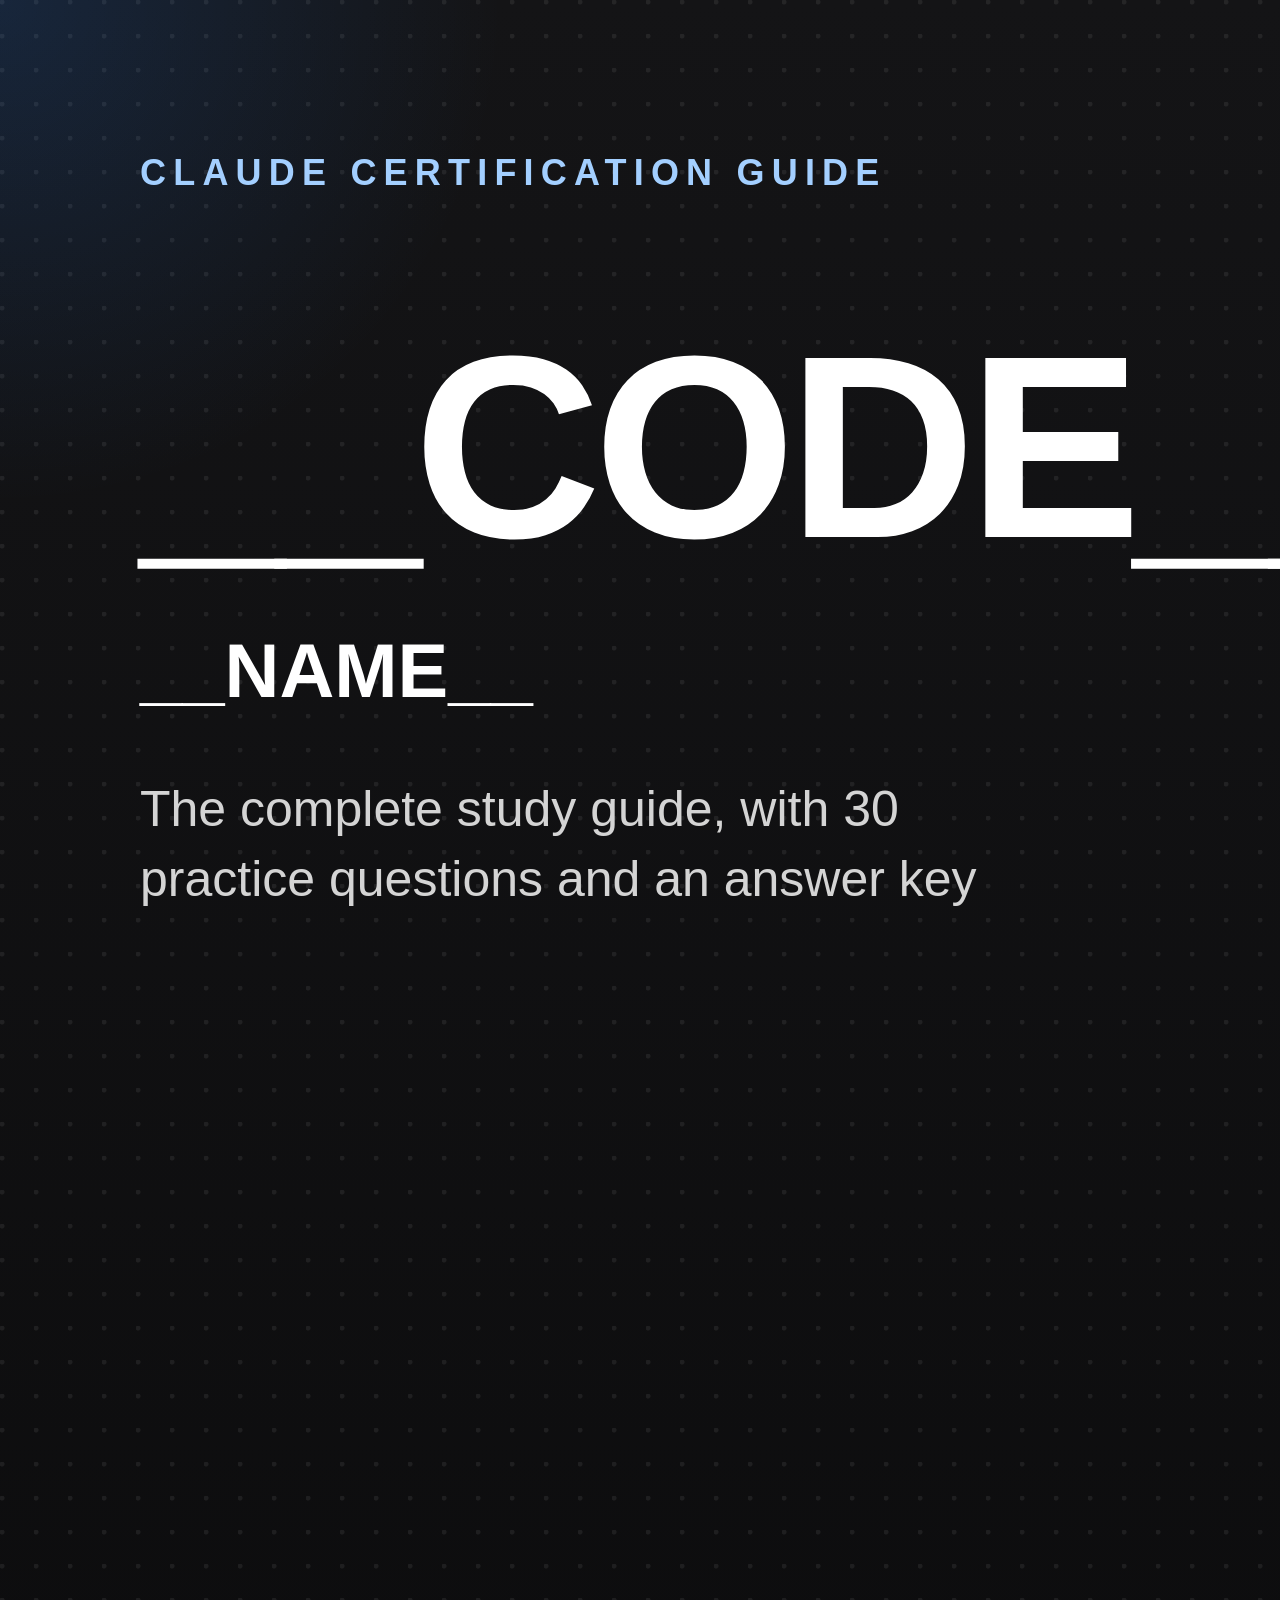
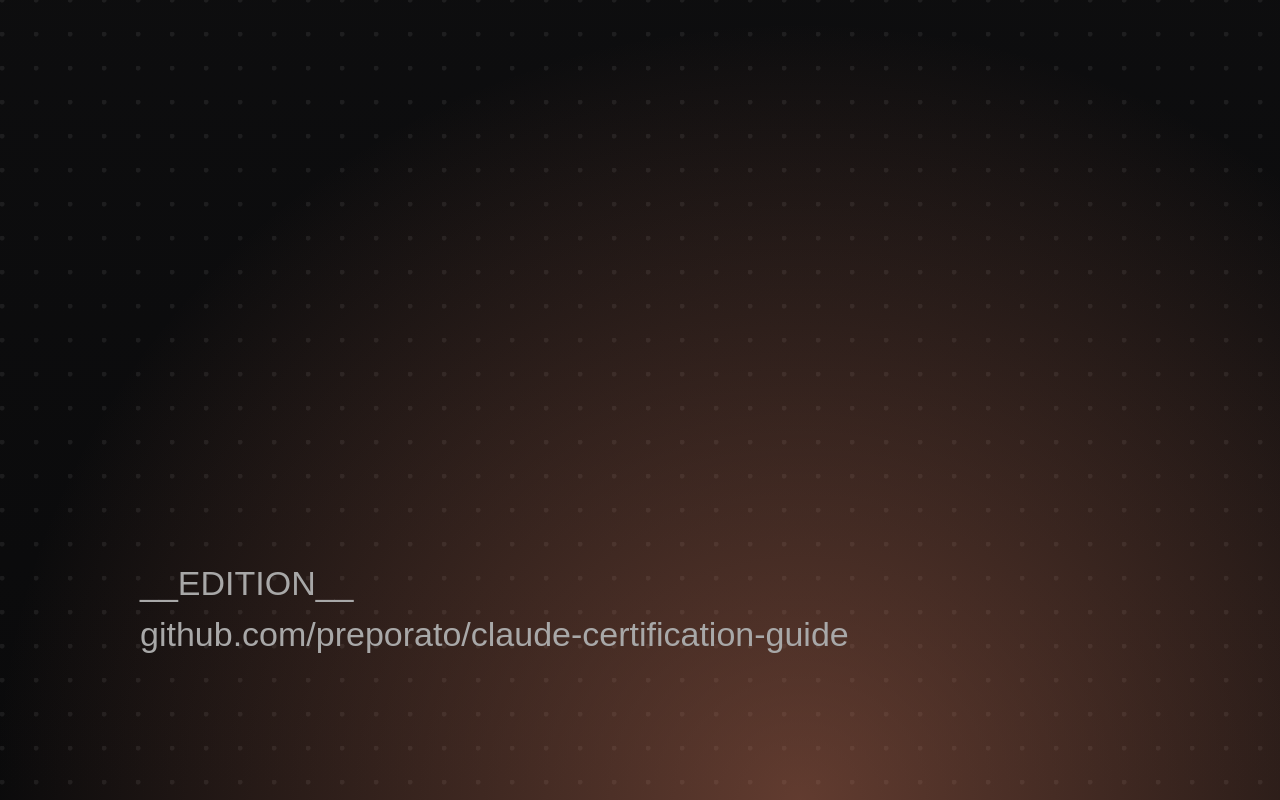
<file: scripts/cover.html>
<!doctype html>
<html>
<head>
<meta charset="utf-8">
<style>
/* EPUB cover, rendered at 1600 x 2400 by scripts/build_books.py */
* { margin: 0; box-sizing: border-box; }
html, body { width: 1600px; height: 2400px; overflow: hidden; }
body { color: #fff; font-family: Inter, "Helvetica Neue", Arial, sans-serif; background-color: #0B0B0C; background-image:
  radial-gradient(70% 45% at 50% 100%, rgba(204,120,92,.45), transparent 72%),
  radial-gradient(45% 30% at 0% 0%, rgba(42,133,255,.16), transparent 70%),
  radial-gradient(circle at 2px 2px, rgba(255,255,255,.07) 2px, transparent 3px),
  linear-gradient(#141416, #0A0A0B);
  background-size: auto, auto, 34px 34px, auto;
  display: flex; flex-direction: column; justify-content: space-between; padding: 150px 140px 140px; }
.kicker { font: 600 36px/1.3 Inter, Arial, sans-serif; letter-spacing: .2em; text-transform: uppercase; color: #A3CFFF; }
.code { font: 900 260px/1 Inter, Arial, sans-serif; letter-spacing: -.03em; margin-top: 120px; }
.name { font: 700 76px/1.15 Inter, Arial, sans-serif; margin-top: 50px; max-width: 13em; }
.what { font: 400 50px/1.4 Inter, Arial, sans-serif; color: #D4D4D4; margin-top: 60px; max-width: 18em; }
.foot { font: 500 34px/1.5 Inter, Arial, sans-serif; color: #A8A8A8; }
</style>
</head>
<body>
  <div>
    <p class="kicker">Claude Certification Guide</p>
    <p class="code">__CODE__</p>
    <p class="name">__NAME__</p>
    <p class="what">The complete study guide, with 30 practice questions and an answer key</p>
  </div>
  <p class="foot">__EDITION__<br>github.com/preporato/claude-certification-guide</p>
</body>
</html>
</file>
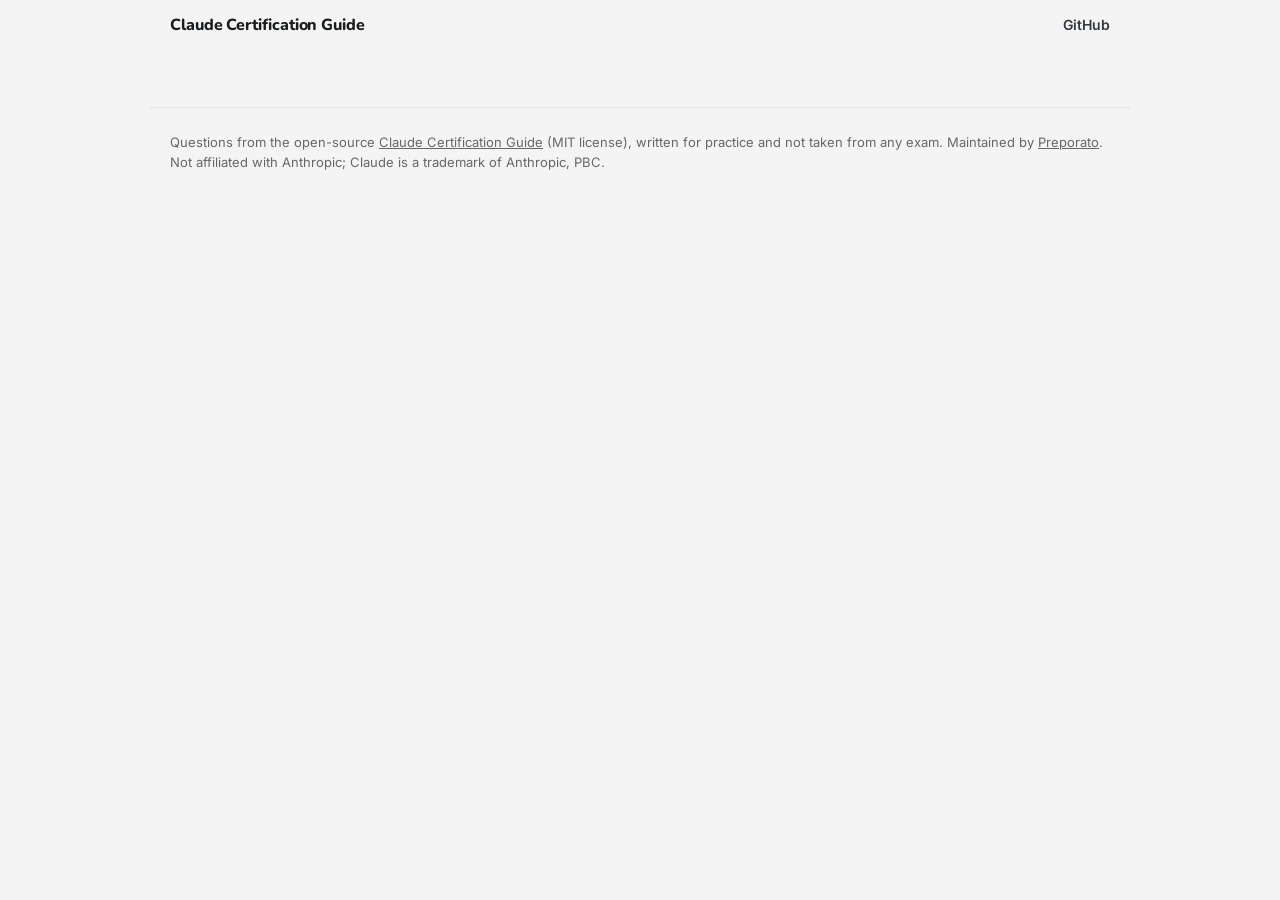
<file: scripts/practice-test.html>
<!doctype html>
<html lang="en">
<head>
<meta charset="utf-8">
<meta name="viewport" content="width=device-width, initial-scale=1, viewport-fit=cover">
<title>Claude certification practice test: CCAO-F, CCDV-F, CCA-F, CCAR-P</title>
<meta name="description" content="Practice questions for the four Anthropic Claude certifications, with explanations and a score for every exam domain. From the open-source Claude Certification Guide.">
<meta name="robots" content="noindex">
<meta name="color-scheme" content="light dark">
<link rel="preconnect" href="https://fonts.googleapis.com">
<link rel="preconnect" href="https://fonts.gstatic.com" crossorigin>
<link rel="stylesheet" href="https://fonts.googleapis.com/css2?family=Inter:wght@400;500;600;700&family=JetBrains+Mono:wght@500;600&family=Nunito:wght@700;800;900&display=swap">
<style>
:root {
  --paper: #F4F4F4; --card: #FFFFFF; --ink: #1A1D1F; --graphite: #33383F; --slate: #676767; --line: #E3E3E3; --line-strong: #C9C9C9;
  --blue: #2A85FF; --blue-deep: #0066F5; --blue-tint: #E8F3FF;
  --cta: #2C2C2C; --cta-hover: #000000; --cta-text: #FFFFFF;
  --ok: #2F7A3A; --ok-line: #83BF6E; --ok-tint: #EAFAE4;
  --bad: #B42318; --bad-line: #FF6A55; --bad-tint: #FFECE8;
  --flag: #FF6A55; --glow: #CC785C;
  --round: Nunito, ui-rounded, "SF Pro Rounded", system-ui, sans-serif;
  --sans: Inter, system-ui, -apple-system, "Segoe UI", Roboto, sans-serif;
  --mono: "JetBrains Mono", ui-monospace, SFMono-Regular, Menlo, Consolas, monospace;
}
@media (prefers-color-scheme: dark) {
  :root {
    --paper: #101010; --card: #191919; --ink: #F1F1F1; --graphite: #D9D9D9; --slate: #A3A3A3; --line: #2C2C2E; --line-strong: #444448;
    --blue-tint: #0F2440; --cta: #F1F1F1; --cta-hover: #FFFFFF; --cta-text: #101010;
    --ok: #7DD27F; --ok-tint: #11291A; --bad: #FF8A7A; --bad-tint: #36160F;
  }
}
* { box-sizing: border-box; }
html { -webkit-text-size-adjust: 100%; }
body { margin: 0; background: var(--paper); color: var(--ink); font: 16px/1.55 var(--sans); }
a { color: var(--blue-deep); }
@media (prefers-color-scheme: dark) { a { color: #6FB0FF; } }
code { font-family: var(--mono); font-size: .86em; background: color-mix(in srgb, var(--ink) 7%, transparent); padding: .08em .35em; border-radius: 5px; overflow-wrap: anywhere; }
:focus-visible { outline: 3px solid var(--blue); outline-offset: 2px; }
.sr-only { position: absolute; width: 1px; height: 1px; margin: -1px; overflow: hidden; clip: rect(0 0 0 0); white-space: nowrap; border: 0; }

.top { display: flex; align-items: center; justify-content: space-between; gap: 16px; max-width: 980px; margin: 0 auto; padding: 16px 20px; }
.brand { font: 800 16px/1.2 var(--round); color: var(--ink); text-decoration: none; letter-spacing: -.005em; }
.top-link { font: 600 14px/1.2 var(--sans); color: var(--graphite); text-decoration: none; white-space: nowrap; }
.top-link:hover, .brand:hover { color: var(--blue-deep); }
@media (max-width: 480px) { .top-link .long { display: none; } }
main { max-width: 980px; margin: 0 auto; padding: 8px 20px 48px; }
.narrow { max-width: 760px; margin: 0 auto; }
footer { max-width: 980px; margin: 0 auto; padding: 24px 20px 40px; color: var(--slate); font-size: 13px; border-top: 1px solid var(--line); }
footer a { color: inherit; }

h1 { font: 900 clamp(28px, 5vw, 40px)/1.12 var(--round); letter-spacing: -.012em; margin: 24px 0 12px; }
.lead { font-size: 18px; color: var(--graphite); max-width: 680px; margin: 0 0 28px; }
.note { color: var(--slate); font-size: 14px; margin: 28px 0 0; }

.grid { display: grid; grid-template-columns: 1fr; gap: 18px; }
@media (min-width: 680px) { .grid { grid-template-columns: 1fr 1fr; } }
.card { background: var(--card); border: 1px solid var(--line); border-radius: 18px; overflow: hidden; display: flex; flex-direction: column; }
.cover { position: relative; aspect-ratio: 16 / 6.4; display: flex; flex-direction: column; align-items: center; justify-content: center; color: #fff; background:
  radial-gradient(60% 85% at 50% 100%, color-mix(in srgb, var(--glow) 38%, transparent), transparent 72%),
  radial-gradient(circle at 1px 1px, rgba(255,255,255,.07) 1px, transparent 1.6px) 0 0 / 14px 14px,
  linear-gradient(#17171A, #0B0B0C); }
.cover b { font: 900 clamp(34px, 6vw, 46px)/1 var(--round); letter-spacing: -.01em; }
.cover span { margin-top: 10px; font: 600 11px/1.3 var(--mono); letter-spacing: .22em; text-transform: uppercase; color: #A3CFFF; }
.card-body { padding: 18px 20px 20px; display: flex; flex-direction: column; gap: 6px; flex: 1; }
.card h2 { font: 700 17px/1.35 var(--sans); margin: 0; }
.meta { margin: 0; color: var(--slate); font-size: 14px; }
.best { margin: 2px 0 0; font: 700 13px/1.4 var(--round); color: var(--ok); }
.row { display: flex; flex-wrap: wrap; gap: 10px; margin-top: auto; padding-top: 12px; }

.btn { appearance: none; border: 0; border-radius: 11px; min-height: 46px; padding: 0 18px; font: 600 15px/1 var(--sans); cursor: pointer; display: inline-flex; align-items: center; justify-content: center; gap: 8px; text-decoration: none; transition: background-color .15s, border-color .15s, color .15s; }
.btn-dark { background: var(--cta); color: var(--cta-text); }
.btn-dark:hover { background: var(--cta-hover); }
.btn-ghost { background: transparent; color: var(--ink); border: 1.5px solid var(--line-strong); }
.btn-ghost:hover { border-color: var(--graphite); }
.btn[disabled] { opacity: .4; cursor: not-allowed; }
.btn-grow { flex: 1 1 160px; }

.qhead { display: flex; align-items: center; justify-content: space-between; gap: 12px; margin: 12px 0 10px; font: 700 14px/1.2 var(--round); color: var(--graphite); }
.qhead .mode { color: var(--slate); font-weight: 700; }
.timer { font: 600 15px/1 var(--mono); padding: 7px 10px; border-radius: 8px; background: var(--card); border: 1px solid var(--line); }
.timer.low { color: var(--bad); border-color: var(--bad-line); }
.bar { height: 6px; border-radius: 3px; background: var(--line); overflow: hidden; }
.bar > i { display: block; height: 100%; background: var(--blue); border-radius: 3px; }
.scenario { margin: 22px 0 0; background: var(--card); border: 1px solid var(--line); border-radius: 12px; padding: 14px 16px; }
.scenario summary { cursor: pointer; font: 800 14px/1.35 var(--round); }
.scenario p { margin: 8px 0 0; color: var(--graphite); font-size: 15px; }
.qlabel { margin: 26px 0 6px; font: 700 13px/1.4 var(--round); color: var(--slate); }
.qlabel b { color: var(--ink); }
.stem { font-size: 18px; line-height: 1.55; margin: 0 0 6px; font-weight: 500; }
pre { background: #0B0B0C; color: #E9E9E9; font: 500 13px/1.55 var(--mono); padding: 14px 16px; border-radius: 12px; overflow: auto; margin: 14px 0 6px; }
.hint { font: 700 13px/1.4 var(--round); color: var(--blue-deep); margin: 10px 0 0; }
@media (prefers-color-scheme: dark) { .hint { color: #6FB0FF; } }
.opts { border: 0; margin: 14px 0 0; padding: 0; display: grid; gap: 10px; }
.opt { position: relative; display: grid; grid-template-columns: 30px 1fr; gap: 12px; align-items: start; padding: 13px 15px; background: var(--card); border: 1.5px solid var(--line); border-radius: 13px; cursor: pointer; transition: border-color .12s, background-color .12s; }
.opt:hover { border-color: var(--line-strong); }
.opt input { position: absolute; opacity: 0; pointer-events: none; }
.opt:focus-within { outline: 3px solid var(--blue); outline-offset: 2px; }
.let { width: 30px; height: 30px; border-radius: 50%; border: 1.5px solid var(--line-strong); display: grid; place-items: center; font: 800 14px/1 var(--round); color: var(--graphite); }
.multi .let { border-radius: 8px; }
.txt { padding-top: 4px; }
.opt.sel { border-color: var(--blue); background: var(--blue-tint); }
.opt.sel .let { background: var(--blue); border-color: var(--blue); color: #fff; }
.opt.right { border-color: var(--ok-line); background: var(--ok-tint); }
.opt.right .let { background: var(--ok-line); border-color: var(--ok-line); color: #10240F; }
.opt.wrong { border-color: var(--bad-line); background: var(--bad-tint); }
.opt.wrong .let { background: var(--bad-line); border-color: var(--bad-line); color: #fff; }
.opt.locked { cursor: default; }
.feedback { margin: 18px 0 0; background: var(--card); border: 1px solid var(--line); border-radius: 14px; padding: 16px 18px; }
.feedback h3 { margin: 0 0 6px; font: 800 16px/1.3 var(--round); }
.feedback h3.ok { color: var(--ok); }
.feedback h3.bad { color: var(--bad); }
.feedback p { margin: 0; color: var(--graphite); }
.actions { display: flex; flex-wrap: wrap; gap: 10px; margin: 22px 0 0; }
.nav { margin: 26px 0 0; padding: 16px; background: var(--card); border: 1px solid var(--line); border-radius: 14px; }
.nav p { margin: 0 0 10px; font: 700 13px/1.4 var(--round); color: var(--slate); }
.dots { display: grid; grid-template-columns: repeat(auto-fill, minmax(38px, 1fr)); gap: 6px; }
.dot { position: relative; height: 38px; border-radius: 9px; border: 1.5px solid var(--line-strong); background: transparent; color: var(--graphite); font: 700 13px/1 var(--round); cursor: pointer; }
.dot.done { background: var(--graphite); border-color: var(--graphite); color: var(--card); }
.dot.cur { border-color: var(--blue); box-shadow: 0 0 0 2px var(--blue) inset; }
.dot.flagged::after { content: ""; position: absolute; top: 4px; right: 4px; width: 7px; height: 7px; border-radius: 50%; background: var(--flag); }

.score { font: 900 clamp(44px, 9vw, 64px)/1 var(--round); letter-spacing: -.02em; margin: 18px 0 4px; }
.score small { font-size: .42em; color: var(--slate); font-weight: 800; margin-left: 6px; letter-spacing: 0; }
.sub { color: var(--graphite); margin: 0 0 4px; }
.fine { color: var(--slate); font-size: 14px; margin: 0; }
.panel { margin: 24px 0 0; background: var(--card); border: 1px solid var(--line); border-radius: 16px; padding: 18px 18px 8px; }
.panel h2 { font: 800 17px/1.3 var(--round); margin: 0 0 12px; }
.drow { display: grid; grid-template-columns: 1fr auto; gap: 4px 12px; padding: 10px 0; border-top: 1px solid var(--line); }
.drow:first-of-type { border-top: 0; }
.dname { font-weight: 600; font-size: 15px; }
.dnum { font: 700 14px/1.4 var(--round); color: var(--graphite); text-align: right; }
.drow .bar { grid-column: 1 / -1; height: 8px; }
.drow .bar > i.good { background: var(--ok-line); }
.drow .bar > i.weak { background: var(--bad-line); }
.dmeta { grid-column: 1 / -1; font-size: 13px; color: var(--slate); }
.cta { margin: 24px 0 0; border-radius: 18px; overflow: hidden; color: #fff; padding: 24px 22px; background:
  radial-gradient(70% 120% at 85% 110%, color-mix(in srgb, var(--glow) 42%, transparent), transparent 70%),
  radial-gradient(circle at 1px 1px, rgba(255,255,255,.07) 1px, transparent 1.6px) 0 0 / 14px 14px,
  linear-gradient(#17171A, #0B0B0C); }
.cta h2 { font: 900 22px/1.2 var(--round); margin: 0 0 8px; }
.cta p { margin: 0 0 16px; color: #D6D6D6; max-width: 560px; }
.cta .btn { background: #fff; color: #101010; }
.cta .btn:hover { background: #EDEDED; }
.review { margin: 24px 0 0; }
.review-head { display: flex; align-items: center; justify-content: space-between; gap: 12px; flex-wrap: wrap; }
.review-head h2 { font: 800 17px/1.3 var(--round); margin: 0; }
.toggle { font-size: 14px; color: var(--graphite); display: inline-flex; gap: 8px; align-items: center; cursor: pointer; }
.item { margin: 10px 0 0; background: var(--card); border: 1px solid var(--line); border-radius: 13px; }
.item summary { list-style: none; cursor: pointer; padding: 13px 15px; display: grid; grid-template-columns: 26px 1fr; gap: 10px; align-items: start; }
.item summary::-webkit-details-marker { display: none; }
.mark { width: 26px; height: 26px; border-radius: 50%; display: grid; place-items: center; font: 900 13px/1 var(--round); }
.mark.ok { background: var(--ok-tint); color: var(--ok); }
.mark.bad { background: var(--bad-tint); color: var(--bad); }
.item .q { font-size: 15px; }
.item .body { padding: 0 15px 15px 51px; }
.item .opts { margin-top: 4px; }
.item .opt { cursor: default; padding: 10px 12px; }
.item .exp { margin: 12px 0 0; color: var(--graphite); }
.yours { font: 700 13px/1.4 var(--round); color: var(--slate); margin: 0 0 8px; }
@media (max-width: 520px) {
  .item .body { padding-left: 15px; }
  .stem { font-size: 17px; }
}
@media (prefers-reduced-motion: reduce) { * { transition: none !important; } }
</style>
</head>
<body>
<header class="top">
  <a class="brand" href="./">Claude Certification Guide</a>
  <a class="top-link" id="top-link" href="https://github.com/preporato/claude-certification-guide">GitHub</a>
</header>
<main id="app" aria-live="polite"></main>
<footer>
  Questions from the open-source <a href="https://github.com/preporato/claude-certification-guide">Claude Certification Guide</a> (MIT license), written for practice and not taken from any exam.
  Maintained by <a href="https://preporato.com">Preporato</a>. Not affiliated with Anthropic; Claude is a trademark of Anthropic, PBC.
</footer>
<script id="banks" type="application/json">/*__BANKS__*/[]</script>
<script>
(function () {
  "use strict";
  var REPO = "https://github.com/preporato/claude-certification-guide";
  var BANKS = JSON.parse(document.getElementById("banks").textContent);
  var BY_ID = {};
  BANKS.forEach(function (b) { BY_ID[b.id] = b; });
  var app = document.getElementById("app");
  var topLink = document.getElementById("top-link");
  var S = null;        // the running session
  var timerId = null;

  // ---------- helpers ----------
  function esc(s) {
    return String(s).replace(/[&<>"']/g, function (c) {
      return { "&": "&amp;", "<": "&lt;", ">": "&gt;", '"': "&quot;", "'": "&#39;" }[c];
    });
  }
  function rich(s) { return esc(s).replace(/`([^`]+)`/g, "<code>$1</code>"); }
  function same(a, b) { return a.length === b.length && a.slice().sort().join() === b.slice().sort().join(); }
  function words(n) { return ["zero", "one", "two", "three", "four", "five"][n] || String(n); }
  function joinLetters(l) { return l.length === 2 ? l.join(" and ") : l.join(", "); }
  function roleLine(b) {
    var parts = b.name.replace("Claude Certified ", "").split(" - ");
    return parts.join(" · ");
  }
  function clock(ms) {
    var s = Math.max(0, Math.round(ms / 1000));
    var m = Math.floor(s / 60);
    return (m < 10 ? "0" : "") + m + ":" + (s % 60 < 10 ? "0" : "") + (s % 60);
  }
  function getBest(id) {
    try { return JSON.parse(localStorage.getItem("ccg:v1:best:" + id) || "null"); } catch (e) { return null; }
  }
  function saveBest(id, correct, total) {
    try {
      var best = getBest(id);
      if (!best || correct > best.correct) {
        localStorage.setItem("ccg:v1:best:" + id, JSON.stringify({ correct: correct, total: total, at: Date.now() }));
      }
    } catch (e) { /* storage unavailable */ }
  }
  function setTop(b) {
    if (b) {
      topLink.href = b.certPage;
      topLink.innerHTML = "Full " + esc(b.code) + '<span class="long"> practice</span> tests ↗';
    } else {
      topLink.href = REPO;
      topLink.textContent = "GitHub ↗";
    }
  }
  function stopTimer() { if (timerId) { clearInterval(timerId); timerId = null; } }
  function top() { window.scrollTo(0, 0); }

  // ---------- home ----------
  function viewHome() {
    stopTimer();
    S = null;
    setTop(null);
    document.title = "Claude certification practice test: CCAO-F, CCDV-F, CCA-F, CCAR-P";
    app.innerHTML =
      '<h1>Practice for your Claude certification</h1>' +
      '<p class="lead">30 questions for each of Anthropic’s four certification exams, written in the exam’s style, with an explanation for every answer. ' +
      'Practice at your own pace, or take a timed run and get a score for every domain.</p>' +
      '<div class="grid">' + BANKS.map(card).join("") + '</div>' +
      '<p class="note">Your results link each weak domain to its notes in the <a href="' + REPO + '">study guides</a>. Best scores are saved in this browser only.</p>';
  }
  function card(b) {
    var best = getBest(b.id);
    return '<article class="card">' +
      '<div class="cover" aria-hidden="true"><b>' + esc(b.code) + '</b><span>' + esc(roleLine(b)) + '</span></div>' +
      '<div class="card-body">' +
        '<h2>' + esc(b.name) + '</h2>' +
        '<p class="meta">' + b.questions.length + ' questions · ' + b.domains.length + ' domains · timed run ' + b.minutes + ' minutes</p>' +
        (best ? '<p class="best">Your best: ' + best.correct + ' of ' + best.total + '</p>' : '') +
        '<div class="row">' +
          '<button class="btn btn-dark btn-grow" data-start="' + b.id + '" data-mode="timed">Timed test</button>' +
          '<button class="btn btn-ghost btn-grow" data-start="' + b.id + '" data-mode="practice">Practice</button>' +
        '</div>' +
      '</div></article>';
  }

  // ---------- exam intro (deep links such as #cca-f) ----------
  function viewIntro(b) {
    stopTimer();
    S = null;
    setTop(b);
    document.title = b.code + " practice test · Claude Certification Guide";
    var best = getBest(b.id);
    var multi = b.questions.filter(function (q) { return q.answer.length > 1; }).length;
    app.innerHTML = '<div class="narrow">' +
      '<div class="card" style="margin-top:16px"><div class="cover" aria-hidden="true"><b>' + esc(b.code) + '</b><span>' + esc(roleLine(b)) + '</span></div></div>' +
      '<h1>' + esc(b.code) + ' practice test</h1>' +
      '<p class="lead">' + b.questions.length + ' questions for ' + esc(b.name) + ', spread across the exam’s ' + b.domains.length + ' domains by their official weights. ' +
      multi + ' of them ask for more than one answer, as the exam does; those count only when every choice is right.</p>' +
      (best ? '<p class="best">Your best so far: ' + best.correct + ' of ' + best.total + '</p>' : '') +
      '<div class="row">' +
        '<button class="btn btn-dark btn-grow" data-start="' + b.id + '" data-mode="timed">Timed test (' + b.minutes + ' minutes)</button>' +
        '<button class="btn btn-ghost btn-grow" data-start="' + b.id + '" data-mode="practice">Practice with explanations</button>' +
      '</div>' +
      '<p class="note">The real exam has ' + b.exam.questions + ' questions in ' + b.exam.minutes + ' minutes, so the timed run keeps the same pace of two minutes a question. ' +
      '<a href="./">All four exams</a></p>' +
    '</div>';
  }

  // ---------- quiz ----------
  function start(id, mode, subset) {
    var b = BY_ID[id];
    if (!b) return viewHome();
    stopTimer();
    var idx = subset || b.questions.map(function (_, i) { return i; });
    S = {
      b: b, mode: mode, idx: idx, i: 0, ans: {}, checked: {}, flag: {}, retry: !!subset,
      started: Date.now(), done: false,
      deadline: mode === "timed" ? Date.now() + Math.round(b.minutes * 60000 * idx.length / b.questions.length) : null
    };
    setTop(b);
    document.title = b.code + " " + (mode === "timed" ? "timed test" : "practice") + " · Claude Certification Guide";
    if (S.deadline) {
      timerId = setInterval(function () {
        var left = S.deadline - Date.now();
        var el = document.getElementById("timer");
        if (el) {
          el.textContent = clock(left);
          el.classList.toggle("low", left < 5 * 60000);
        }
        if (left <= 0) finish();
      }, 1000);
    }
    viewQuiz();
    top();
  }

  function current() { return S.b.questions[S.idx[S.i]]; }

  function viewQuiz() {
    var b = S.b, qi = S.idx[S.i], q = b.questions[qi], n = S.idx.length;
    var multi = q.answer.length > 1;
    var chosen = S.ans[qi] || [];
    var checked = S.mode === "practice" && S.checked[qi];
    var scenario = null;
    if (q.scenario) b.scenarios.forEach(function (s) { if (s.id === q.scenario) scenario = s; });
    var domain = null;
    b.domains.forEach(function (d) { if (d.id === q.domain) domain = d; });
    var answeredCount = Object.keys(S.ans).filter(function (k) { return S.ans[k].length; }).length;

    var html = '<div class="narrow">' +
      '<div class="qhead"><span>' + esc(b.code) + ' <span class="mode">· ' + (S.mode === "timed" ? "Timed test" : (S.retry ? "Retry" : "Practice")) + '</span></span>' +
      (S.deadline ? '<span class="timer" id="timer" role="timer" aria-label="Time left">' + clock(S.deadline - Date.now()) + '</span>'
                  : '<span>' + (S.i + 1) + ' / ' + n + '</span>') +
      '</div>' +
      '<div class="bar" aria-hidden="true"><i style="width:' + Math.round(100 * (S.mode === "timed" ? answeredCount : S.i + (checked ? 1 : 0)) / n) + '%"></i></div>';

    if (scenario) {
      html += '<details class="scenario" open><summary>Scenario: ' + esc(scenario.title) + '</summary><p>' + rich(scenario.text) + '</p></details>';
    }
    html += '<p class="qlabel"><b>Question ' + (S.i + 1) + ' of ' + n + '</b> · ' + esc(domain ? domain.name : "") + '</p>' +
      '<p class="stem" id="stem">' + rich(q.stem) + '</p>';
    if (q.code) html += '<pre><code>' + esc(q.code.text) + '</code></pre>';
    if (multi && !checked) html += '<p class="hint" id="hint">Choose ' + words(q.answer.length) + '.</p>';

    html += '<fieldset class="opts' + (multi ? ' multi' : '') + '" aria-labelledby="stem"><legend class="sr-only">Answer options</legend>';
    q.options.forEach(function (o) {
      var isChosen = chosen.indexOf(o.letter) >= 0;
      var cls = "opt";
      if (checked) {
        cls += " locked";
        if (q.answer.indexOf(o.letter) >= 0) cls += " right";
        else if (isChosen) cls += " wrong";
      } else if (isChosen) cls += " sel";
      html += '<label class="' + cls + '"><input type="' + (multi ? "checkbox" : "radio") + '" name="opt" value="' + o.letter + '"' +
        (isChosen ? " checked" : "") + (checked ? " disabled" : "") + '><span class="let" aria-hidden="true">' + o.letter + '</span>' +
        '<span class="txt"><span class="sr-only">' + o.letter + '. </span>' + rich(o.text) + '</span></label>';
    });
    html += '</fieldset>';

    if (checked) {
      var ok = same(chosen, q.answer);
      html += '<div class="feedback" role="status"><h3 class="' + (ok ? "ok" : "bad") + '">' +
        (ok ? "Correct" : "Not quite. The answer is " + joinLetters(q.answer) + ".") + '</h3>' +
        '<p>' + rich(q.explanation) + '</p></div>';
    }

    html += '<div class="actions">';
    if (S.mode === "practice") {
      if (!checked) {
        html += '<button class="btn btn-dark btn-grow" data-act="check"' + (chosen.length === q.answer.length ? "" : " disabled") + '>Check answer</button>';
      } else {
        html += '<button class="btn btn-dark btn-grow" data-act="next">' + (S.i + 1 < n ? "Next question" : "See results") + '</button>';
      }
      html += '<button class="btn btn-ghost" data-act="quit">End practice</button>';
    } else {
      html += '<button class="btn btn-ghost" data-act="prev"' + (S.i === 0 ? " disabled" : "") + '>Back</button>' +
        '<button class="btn btn-ghost" data-act="flag" aria-pressed="' + (S.flag[qi] ? "true" : "false") + '">' + (S.flag[qi] ? "Unflag" : "Flag for review") + '</button>' +
        (S.i + 1 < n ? '<button class="btn btn-dark btn-grow" data-act="next">Next</button>'
                     : '<button class="btn btn-dark btn-grow" data-act="finish">Finish test</button>');
    }
    html += '</div>';

    if (S.mode === "timed") {
      html += '<nav class="nav" aria-label="Questions"><p>' + answeredCount + ' of ' + n + ' answered' +
        (Object.keys(S.flag).filter(function (k) { return S.flag[k]; }).length ? ' · flagged questions have a dot' : '') + '</p><div class="dots">';
      S.idx.forEach(function (qIndex, pos) {
        var cls = "dot";
        if ((S.ans[qIndex] || []).length) cls += " done";
        if (pos === S.i) cls += " cur";
        if (S.flag[qIndex]) cls += " flagged";
        html += '<button class="' + cls + '" data-go="' + pos + '" aria-label="Question ' + (pos + 1) + '"' + (pos === S.i ? ' aria-current="step"' : '') + '>' + (pos + 1) + '</button>';
      });
      html += '</div>' + (S.i + 1 < n ? '<div class="actions"><button class="btn btn-ghost btn-grow" data-act="finish">Finish test</button></div>' : '') + '</nav>';
    }
    html += '</div>';
    app.innerHTML = html;
  }

  function choose(letter) {
    var qi = S.idx[S.i], q = current();
    if (S.mode === "practice" && S.checked[qi]) return;
    var chosen = (S.ans[qi] || []).slice();
    var multi = q.answer.length > 1;
    if (!multi) chosen = [letter];
    else {
      var at = chosen.indexOf(letter);
      if (at >= 0) chosen.splice(at, 1);
      else {
        chosen.push(letter);
        if (chosen.length > q.answer.length) chosen.shift(); // keep the most recent picks
      }
    }
    S.ans[qi] = chosen;
    var focusLetter = letter;
    viewQuiz();
    var input = app.querySelector('input[value="' + focusLetter + '"]');
    if (input) input.focus({ preventScroll: true });
  }

  function act(name) {
    var n = S.idx.length, qi = S.idx[S.i], q = current();
    if (name === "check") {
      if ((S.ans[qi] || []).length !== q.answer.length) return;
      S.checked[qi] = true;
      viewQuiz();
      var fb = app.querySelector(".feedback");
      if (fb) fb.scrollIntoView({ block: "nearest", behavior: "smooth" });
    } else if (name === "next") {
      if (S.i + 1 < n) { S.i++; viewQuiz(); top(); } else finish();
    } else if (name === "prev") {
      if (S.i > 0) { S.i--; viewQuiz(); top(); }
    } else if (name === "flag") {
      S.flag[qi] = !S.flag[qi]; viewQuiz();
    } else if (name === "finish") {
      var unanswered = S.idx.filter(function (k) { return !(S.ans[k] || []).length; }).length;
      if (unanswered && !window.confirm(unanswered + " question" + (unanswered === 1 ? " is" : "s are") + " unanswered. Finish anyway?")) return;
      finish();
    } else if (name === "quit") {
      finish();
    }
  }

  // ---------- results ----------
  function finish() {
    if (!S || S.done) return;
    stopTimer();
    S.done = true;
    S.ended = Date.now();
    viewResults(true);
    top();
  }

  function viewResults(showMissedOnly) {
    var b = S.b;
    var practiceSeen = S.mode === "practice" ? S.idx.filter(function (k) { return S.checked[k]; }) : S.idx;
    var pool = S.mode === "practice" ? practiceSeen : S.idx;
    var total = pool.length;
    var correct = 0, missed = [];
    var per = {};
    b.domains.forEach(function (d) { per[d.id] = { right: 0, total: 0 }; });
    pool.forEach(function (k) {
      var q = b.questions[k];
      var ok = same(S.ans[k] || [], q.answer);
      per[q.domain].total++;
      if (ok) { correct++; per[q.domain].right++; } else missed.push(k);
    });
    if (!S.retry && total === b.questions.length) saveBest(b.id, correct, total);
    var pct = total ? Math.round(100 * correct / total) : 0;
    var minutes = Math.max(1, Math.round((S.ended - S.started) / 60000));

    var html = '<div class="narrow">' +
      '<p class="qhead"><span>' + esc(b.code) + ' <span class="mode">· ' + (S.mode === "timed" ? "Timed test" : (S.retry ? "Retry" : "Practice")) + ' results</span></span></p>';
    if (!total) {
      html += '<h1>No answers yet</h1><p class="lead">Answer at least one question to see a score.</p>' +
        '<div class="actions"><button class="btn btn-dark" data-start="' + b.id + '" data-mode="' + S.mode + '">Start again</button>' +
        '<a class="btn btn-ghost" href="./">All exams</a></div></div>';
      app.innerHTML = html;
      return;
    }
    html += '<p class="score">' + correct + ' / ' + total + '<small>' + pct + '%</small></p>' +
      '<p class="sub">' + (S.mode === "timed" ? "Finished in " + minutes + " minute" + (minutes === 1 ? "" : "s") + "." : "Practice run, " + total + " question" + (total === 1 ? "" : "s") + " checked.") + '</p>' +
      '<p class="fine">The real exam reports a scaled score from 100 to 1000 and passes at 720. Use this percentage to find your weak domains.</p>';

    html += '<section class="panel"><h2>By domain</h2>';
    b.domains.forEach(function (d) {
      var t = per[d.id];
      if (!t.total) return;
      var r = t.right / t.total;
      html += '<div class="drow"><span class="dname">' + esc(d.name) + '</span><span class="dnum">' + t.right + ' of ' + t.total + '</span>' +
        '<div class="bar" aria-hidden="true"><i class="' + (r >= 0.7 ? "good" : "weak") + '" style="width:' + Math.max(4, Math.round(100 * r)) + '%"></i></div>' +
        '<span class="dmeta">' + d.weight + '% of the exam' + (r < 0.7 ? ' · <a href="' + esc(d.guide) + '">Review this domain in the guide</a>' : '') + '</span></div>';
    });
    html += '</section>';

    html += '<section class="cta"><h2>Ready for full length?</h2>' +
      '<p>The ' + esc(b.code) + ' page on Preporato has free sample questions and six full-length timed practice tests (paid) in the exam’s format, with a score for every domain.</p>' +
      '<a class="btn" href="' + esc(b.certPage) + '">Open the ' + esc(b.code) + ' practice tests ↗</a></section>';

    html += '<div class="actions">' +
      (missed.length ? '<button class="btn btn-dark btn-grow" data-act="retry">Retry the ' + missed.length + ' you missed</button>' : '') +
      '<button class="btn btn-ghost btn-grow" data-start="' + b.id + '" data-mode="' + (S.mode === "timed" ? "timed" : "practice") + '">Start over</button>' +
      '<a class="btn btn-ghost btn-grow" href="./">All exams</a></div>';

    var only = showMissedOnly && missed.length > 0;
    html += '<section class="review"><div class="review-head"><h2>Review</h2>' +
      (missed.length ? '<label class="toggle"><input type="checkbox" id="only-missed"' + (only ? " checked" : "") + '> Only the ones I missed</label>' : '') +
      '</div>';
    pool.forEach(function (k) {
      var q = b.questions[k];
      var yours = S.ans[k] || [];
      var ok = same(yours, q.answer);
      if (only && ok) return;
      var pos = S.idx.indexOf(k) + 1;
      html += '<details class="item"><summary><span class="mark ' + (ok ? "ok" : "bad") + '" aria-label="' + (ok ? "Correct" : "Incorrect") + '">' + (ok ? "✓" : "✗") + '</span>' +
        '<span class="q">' + pos + '. ' + rich(q.stem) + '</span></summary><div class="body">' +
        '<p class="yours">Your answer: ' + (yours.length ? joinLetters(yours.slice().sort()) : "none") + ' · Correct: ' + joinLetters(q.answer) + '</p>' +
        '<div class="opts">';
      q.options.forEach(function (o) {
        var cls = "opt locked";
        if (q.answer.indexOf(o.letter) >= 0) cls += " right";
        else if (yours.indexOf(o.letter) >= 0) cls += " wrong";
        html += '<div class="' + cls + '"><span class="let" aria-hidden="true">' + o.letter + '</span><span class="txt"><span class="sr-only">' + o.letter + '. </span>' + rich(o.text) + '</span></div>';
      });
      html += '</div><p class="exp">' + rich(q.explanation) + '</p></div></details>';
    });
    html += '</section></div>';
    app.innerHTML = html;
    S.missed = missed;
  }

  // ---------- events ----------
  app.addEventListener("change", function (e) {
    var t = e.target;
    if (t.name === "opt" && S && !S.done) choose(t.value);
    if (t.id === "only-missed" && S) viewResults(t.checked);
  });
  app.addEventListener("click", function (e) {
    var el = e.target.closest("[data-start],[data-act],[data-go]");
    if (!el) return;
    if (el.hasAttribute("data-start")) {
      start(el.getAttribute("data-start"), el.getAttribute("data-mode"));
    } else if (el.hasAttribute("data-go")) {
      S.i = Number(el.getAttribute("data-go")); viewQuiz(); top();
    } else {
      var a = el.getAttribute("data-act");
      if (a === "retry") start(S.b.id, "practice", S.missed.slice());
      else act(a);
    }
  });
  document.addEventListener("keydown", function (e) {
    if (!S || S.done || e.metaKey || e.ctrlKey || e.altKey) return;
    var tag = (e.target.tagName || "").toLowerCase();
    if (tag === "textarea") return;
    var k = e.key.toLowerCase();
    var q = current();
    var map = { a: 0, b: 1, c: 2, d: 3, e: 4, "1": 0, "2": 1, "3": 2, "4": 3, "5": 4 };
    if (k in map && q.options[map[k]]) { e.preventDefault(); choose(q.options[map[k]].letter); return; }
    if (k === "enter" && tag !== "button" && tag !== "a") {
      e.preventDefault();
      var qi = S.idx[S.i];
      if (S.mode === "practice") act(S.checked[qi] ? "next" : "check");
      else act(S.i + 1 < S.idx.length ? "next" : "finish");
    }
  });
  window.addEventListener("beforeunload", function (e) {
    if (S && !S.done && Object.keys(S.ans).length) { e.preventDefault(); e.returnValue = ""; }
  });
  function route() {
    var id = (location.hash || "").replace(/^#\/?/, "").split("/")[0];
    if (S && !S.done && Object.keys(S.ans).length && !window.confirm("Leave this test? Your answers will be lost.")) return;
    if (id && BY_ID[id]) viewIntro(BY_ID[id]); else viewHome();
    top();
  }
  window.addEventListener("hashchange", route);
  route();
})();
</script>
</body>
</html>
</file>
